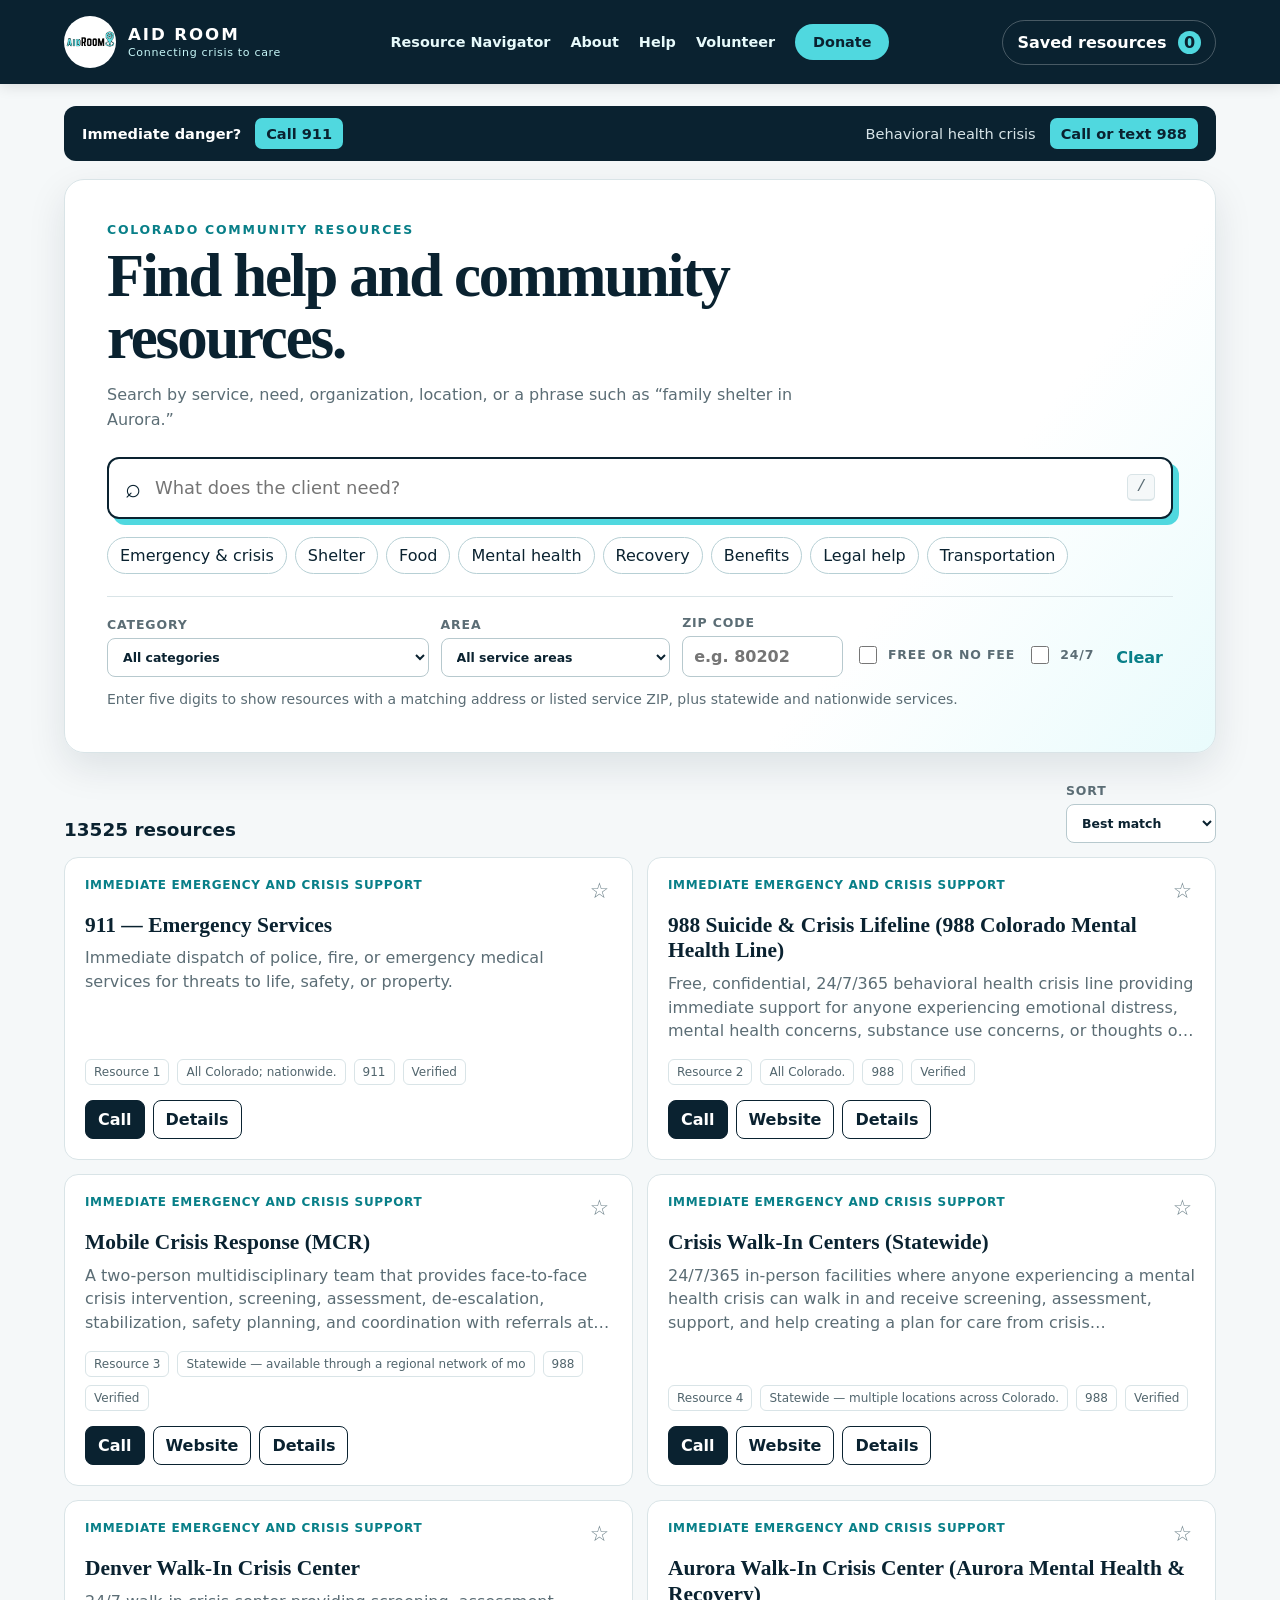
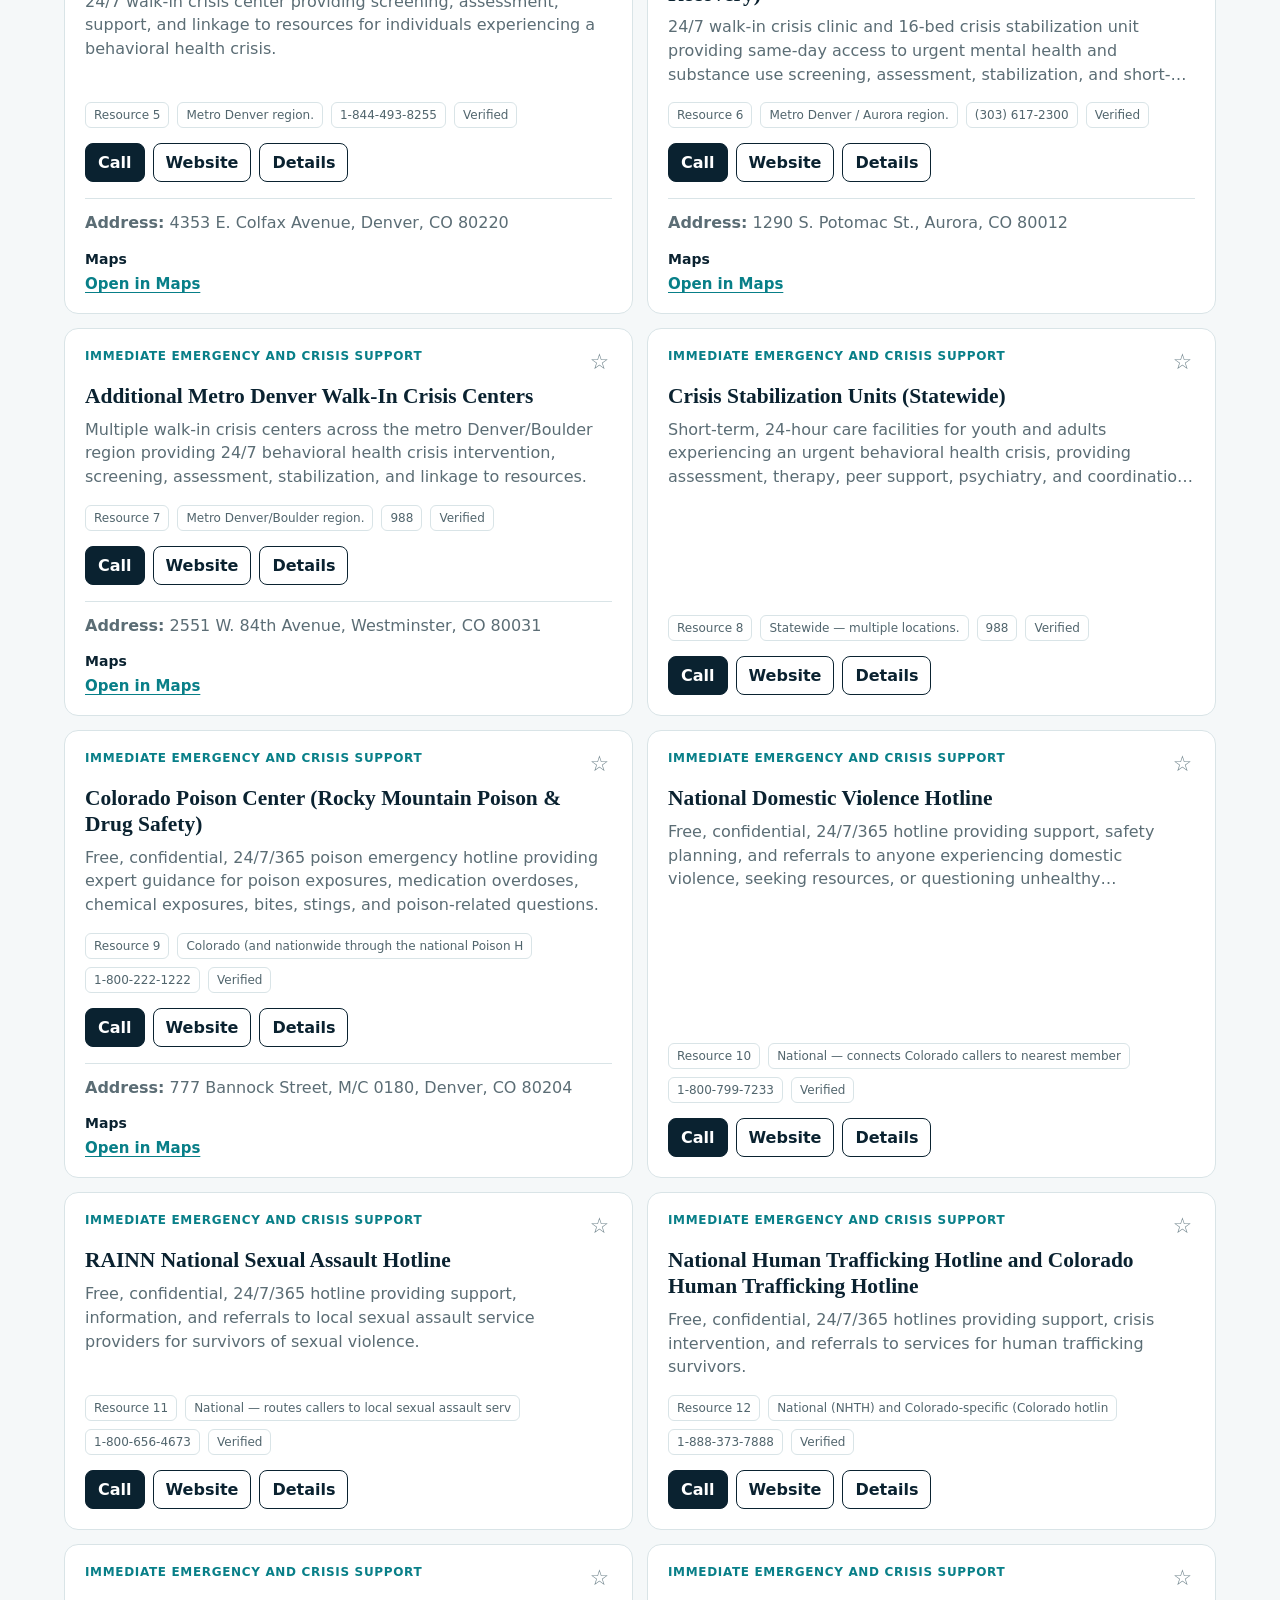
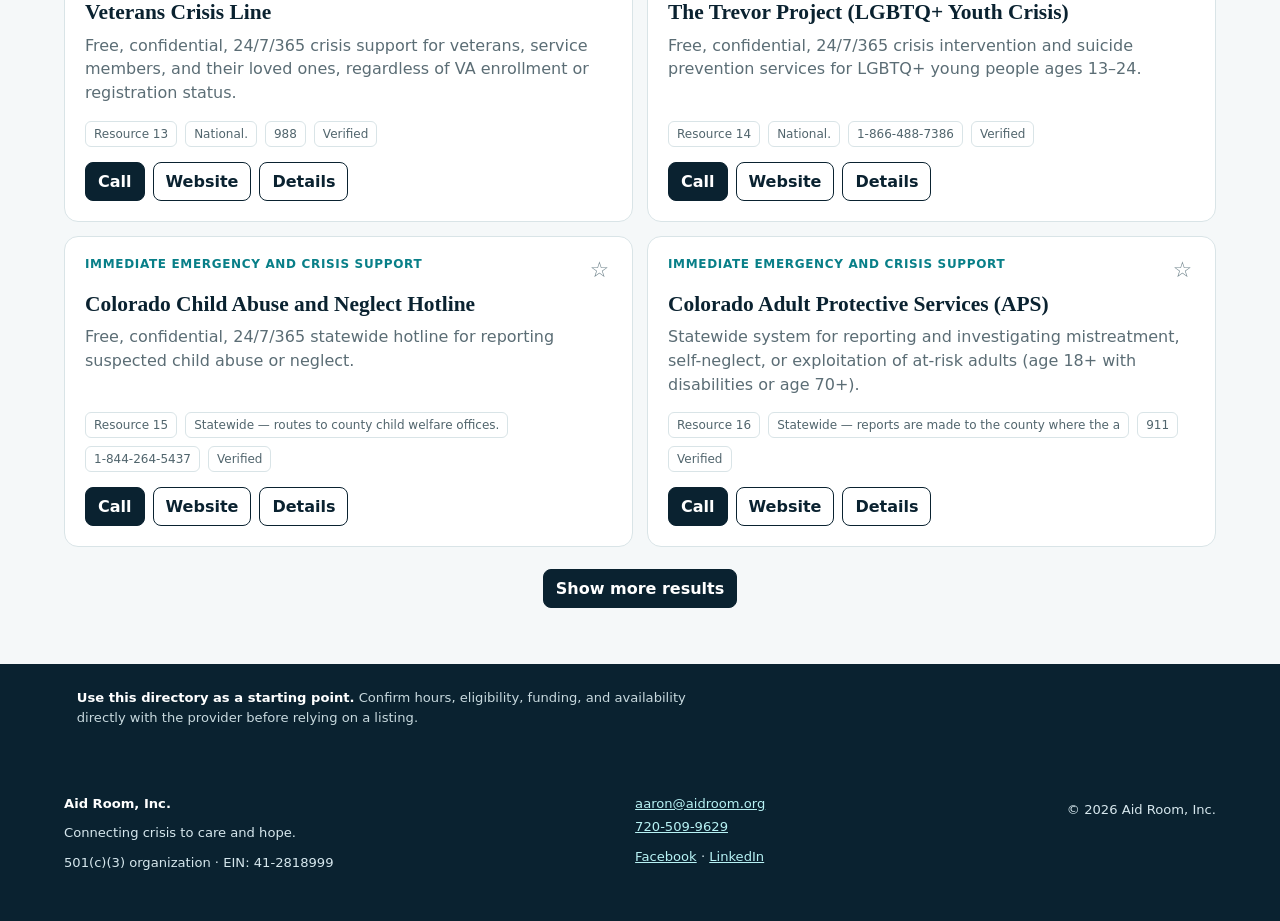
<file: index.html>
<!doctype html>
<html lang="en">
<head>
<!-- Google tag (gtag.js) -->
<script async src="https://www.googletagmanager.com/gtag/js?id=G-YGQHQCMR45"></script>
<script>
  window.dataLayer = window.dataLayer || [];
  function gtag(){dataLayer.push(arguments);}
  gtag('js', new Date());
  // Keep map locations and search parameters out of Analytics page URLs.
  var analyticsPage = window.location.origin + window.location.pathname;
  var analyticsReferrer = '';
  try { var ref = new URL(document.referrer); analyticsReferrer = ref.origin + ref.pathname; } catch (e) {}
  gtag('config', 'G-YGQHQCMR45', {
    page_location: analyticsPage,
    page_referrer: analyticsReferrer
  });
</script>

  <meta charset="utf-8">
  <meta name="viewport" content="width=device-width,initial-scale=1">
  <title>Aid Room Community Resource Directory</title>
  <meta name="description" content="Search Colorado and Denver metro community resources for housing, food, recovery, benefits, healthcare, and other needs.">
  
  <style id="directoryStyles">:root{--ink:#0a2230;--muted:#5b6d75;--aqua:#50d8df;--aqua-dark:#087f88;--pale:#e9fbfc;--line:#d9e4e7;--paper:#fff;--wash:#f5f8f9;--warn:#9b5a00;--warn-bg:#fff4dc;--shadow:0 14px 38px rgba(10,34,48,.10);font-family:Inter,ui-sans-serif,system-ui,-apple-system,BlinkMacSystemFont,"Segoe UI",sans-serif;color:var(--ink);background:var(--wash);font-size:16px}
*{box-sizing:border-box}body{margin:0;min-width:320px}button,input,select{font:inherit}button,a,select{touch-action:manipulation}.topbar{height:76px;padding:0 clamp(20px,5vw,72px);display:flex;align-items:center;justify-content:space-between;background:var(--ink);color:white;position:sticky;top:0;z-index:20;box-shadow:0 2px 14px rgba(0,0,0,.12)}.brand{display:flex;align-items:center;gap:12px;letter-spacing:.12em}.brand-mark{display:grid;place-items:center;width:38px;height:38px;border-radius:50% 50% 50% 8px;transform:rotate(-45deg);background:var(--aqua);color:var(--ink);font-size:23px;font-weight:900}.brand-mark::first-letter{transform:rotate(45deg)}.brand span:last-child{display:flex;flex-direction:column}.brand strong{font-size:1.04rem}.brand small{font-size:.69rem;letter-spacing:.06em;color:#c7f7f8;margin-top:2px}.shortlist-button{border:1px solid rgba(255,255,255,.25);background:transparent;color:white;padding:10px 14px;border-radius:999px;cursor:pointer;font-weight:700}.shortlist-button span{display:inline-grid;place-items:center;min-width:23px;height:23px;margin-left:6px;border-radius:50%;background:var(--aqua);color:var(--ink)}main{max-width:1240px;margin:auto;padding:22px clamp(16px,4vw,44px) 56px}.emergency{display:flex;align-items:center;gap:14px;padding:12px 18px;background:var(--ink);color:white;border-radius:12px;margin-bottom:18px;font-size:.91rem}.emergency a{color:var(--ink);background:var(--aqua);text-decoration:none;font-weight:800;padding:7px 11px;border-radius:7px}.emergency span{margin-left:auto;color:#d7e4e8}.search-panel{background:linear-gradient(130deg,var(--paper) 72%,var(--pale));border:1px solid var(--line);border-radius:20px;padding:clamp(22px,4vw,42px);box-shadow:var(--shadow)}.intro{max-width:760px}.eyebrow{margin:0 0 8px;text-transform:uppercase;letter-spacing:.14em;color:var(--aqua-dark);font-size:.78rem;font-weight:800}.intro h1{font-family:Georgia,"Times New Roman",serif;font-size:clamp(2rem,5vw,3.8rem);line-height:1.02;letter-spacing:-.035em;margin:0}.intro>p:last-child{color:var(--muted);max-width:690px;line-height:1.55;margin:14px 0 24px}.search-box{height:62px;border:2px solid var(--ink);border-radius:12px;background:white;display:flex;align-items:center;padding:0 16px;gap:12px;box-shadow:6px 6px 0 var(--aqua)}.search-box:focus-within{outline:4px solid rgba(80,216,223,.25)}.search-box>span{font-size:1.7rem}.search-box input{border:0;outline:0;width:100%;font-size:1.12rem;color:var(--ink)}kbd{border:1px solid var(--line);border-bottom-width:2px;background:var(--wash);padding:3px 8px;border-radius:5px;color:var(--muted)}.quick-chips{display:flex;gap:8px;flex-wrap:wrap;margin-top:18px}.chip{border:1px solid #b7d0d5;background:white;color:var(--ink);padding:8px 12px;border-radius:999px;cursor:pointer}.chip:hover,.chip[aria-pressed=true]{background:var(--ink);color:white;border-color:var(--ink)}.filters{display:grid;grid-template-columns:1.4fr 1fr auto auto auto;gap:12px;align-items:end;border-top:1px solid var(--line);margin-top:22px;padding-top:18px}.filters label,.results-heading label{font-size:.78rem;text-transform:uppercase;letter-spacing:.07em;font-weight:800;color:var(--muted)}select{display:block;width:100%;margin-top:6px;padding:10px 34px 10px 11px;border:1px solid #b7c9ce;border-radius:8px;background:white;color:var(--ink)}.check{display:flex;align-items:center;gap:8px;padding-bottom:10px;white-space:nowrap}.check input{width:18px;height:18px;accent-color:var(--aqua-dark)}.clear-button{border:0;background:transparent;color:var(--aqua-dark);font-weight:800;padding:10px;cursor:pointer}.results-section{padding-top:30px}.results-heading{display:flex;justify-content:space-between;align-items:end;margin-bottom:14px}.results-heading>div{display:flex;flex-direction:column;gap:3px}.results-heading span{font-size:1.15rem;font-weight:850}.results-heading small{color:var(--muted)}.results-heading select{min-width:150px}.results{display:grid;grid-template-columns:repeat(2,minmax(0,1fr));gap:14px}.card{background:var(--paper);border:1px solid var(--line);border-radius:14px;padding:20px;display:flex;flex-direction:column;min-height:250px;transition:.18s ease}.card:hover{border-color:#9acbd0;transform:translateY(-2px);box-shadow:0 10px 24px rgba(10,34,48,.08)}.card-top{display:flex;justify-content:space-between;gap:12px}.category-tag{display:inline-flex;max-width:80%;color:var(--aqua-dark);font-weight:800;font-size:.75rem;letter-spacing:.055em;text-transform:uppercase}.save-button{border:0;background:transparent;color:#71858d;font-size:1.35rem;cursor:pointer;padding:0 3px}.save-button[aria-pressed=true]{color:var(--aqua-dark)}.card h2{font-family:Georgia,"Times New Roman",serif;font-size:1.34rem;line-height:1.2;margin:10px 0 8px}.card p{color:var(--muted);line-height:1.48;margin:0 0 16px;display:-webkit-box;-webkit-line-clamp:3;-webkit-box-orient:vertical;overflow:hidden}.meta{display:flex;gap:8px;flex-wrap:wrap;margin-top:auto}.meta span{font-size:.75rem;border:1px solid var(--line);padding:5px 8px;border-radius:6px;color:#51656d}.verify{background:var(--warn-bg);color:var(--warn)!important;border-color:#f2d7a1!important}.card-actions{display:flex;gap:8px;margin-top:15px}.card-actions a,.card-actions button,.load-more,.empty button,.dialog-actions button{border:1px solid var(--ink);background:var(--ink);color:white;text-decoration:none;border-radius:8px;padding:9px 12px;font-weight:800;cursor:pointer}.card-actions .secondary{background:white;color:var(--ink)}.load-more{display:block;margin:22px auto 0}.empty{text-align:center;padding:72px 20px;background:white;border:1px dashed #a9c0c5;border-radius:14px}.empty>span{font-size:3rem;color:var(--aqua-dark)}.empty h2{font-family:Georgia,serif;font-size:1.8rem;margin:8px}.empty p{color:var(--muted);max-width:560px;margin:0 auto 20px}.detail-dialog,.shortlist-dialog{border:0;border-radius:18px;padding:0;width:min(760px,calc(100vw - 24px));max-height:88vh;box-shadow:0 28px 90px rgba(0,0,0,.3)}dialog::backdrop{background:rgba(10,34,48,.62);backdrop-filter:blur(3px)}.dialog-head{position:sticky;top:0;background:var(--ink);color:white;padding:22px 56px 22px 24px;z-index:2}.dialog-head .category-tag{color:var(--aqua)}.dialog-head h2{font-family:Georgia,serif;font-size:1.75rem;line-height:1.15;margin:8px 0}.dialog-head p{margin:0;color:#bdd0d6}.close-dialog{position:absolute;right:16px;top:16px;width:36px;height:36px;border:1px solid rgba(255,255,255,.3);background:transparent;color:white;border-radius:50%;font-size:1.2rem;cursor:pointer}.dialog-body{padding:24px}.dialog-summary{font-size:1.05rem;line-height:1.6}.field-grid{display:grid;grid-template-columns:170px 1fr;border-top:1px solid var(--line);margin-top:20px}.field-grid dt,.field-grid dd{margin:0;padding:12px 0;border-bottom:1px solid var(--line);line-height:1.48}.field-grid dt{font-weight:800;color:#445a63;padding-right:18px;text-transform:capitalize}.dialog-actions{display:flex;gap:8px;flex-wrap:wrap;margin-top:20px}.dialog-actions .secondary{background:white;color:var(--ink)}.shortlist-item{padding:14px 0;border-bottom:1px solid var(--line);display:flex;justify-content:space-between;gap:14px}.shortlist-item strong{display:block}.shortlist-item small{color:var(--muted)}.remove-item{border:0;background:transparent;color:#9a3943;cursor:pointer}.shortlist-empty{padding:40px 0;text-align:center;color:var(--muted)}.toast{position:fixed;left:50%;bottom:24px;transform:translate(-50%,20px);background:var(--ink);color:white;padding:11px 16px;border-radius:999px;opacity:0;pointer-events:none;transition:.2s;z-index:50}.toast.show{opacity:1;transform:translate(-50%,0)}footer{background:var(--ink);color:#c8d9de;padding:24px clamp(20px,6vw,80px);display:flex;justify-content:space-between;gap:28px;font-size:.82rem;line-height:1.5}footer p{margin:0;max-width:610px}footer strong{color:white}@media(max-width:850px){.filters{grid-template-columns:1fr 1fr}.check{padding:4px 0}.results{grid-template-columns:1fr}.emergency{flex-wrap:wrap}.emergency span{margin-left:0}.search-panel{padding:24px}.intro h1{font-size:2.45rem}footer{flex-direction:column}.field-grid{grid-template-columns:1fr}.field-grid dt{border-bottom:0;padding-bottom:2px}.field-grid dd{padding-top:0}}@media(max-width:540px){.topbar{height:66px;padding:0 14px}.brand small{display:none}.shortlist-button{padding:8px 10px;font-size:.82rem}main{padding:14px 12px 42px}.emergency{font-size:.82rem;gap:8px;padding:10px}.emergency strong{width:100%}.search-panel{border-radius:14px;padding:20px 16px}.intro h1{font-size:2.1rem}.search-box{height:56px;padding:0 12px}.search-box input{font-size:1rem}kbd{display:none}.filters{grid-template-columns:1fr}.results-heading{align-items:center}.results-heading label{width:126px}.card{padding:17px}.field-grid{display:block}.field-grid dt{padding-top:14px}.dialog-body{padding:18px}}
@media(prefers-reduced-motion:reduce){*{scroll-behavior:auto!important;transition:none!important}}

.filters{grid-template-columns:minmax(0,1.4fr) minmax(0,1fr) minmax(110px,.7fr) auto auto auto}.filters>label{min-width:0}.filters input[type=text]{display:block;width:100%;margin-top:6px;padding:10px 11px;border:1px solid #b7c9ce;border-radius:8px;background:white;color:var(--ink);font-size:1rem;letter-spacing:normal}.filters input[aria-invalid=true]{border-color:#a42b39}.zip-help{font-size:.875rem;color:var(--muted);line-height:1.5;margin:12px 0 0}@media(max-width:1050px){.filters{grid-template-columns:repeat(3,minmax(0,1fr))}}@media(max-width:850px){.filters{grid-template-columns:repeat(2,minmax(0,1fr))}}@media(max-width:540px){.filters{grid-template-columns:1fr}}

.maps-section{border-top:1px solid var(--line);margin-top:16px;padding-top:12px}.maps-section h3{font-size:.875rem;margin:0 0 7px;color:var(--ink)}.maps-section a{color:var(--aqua-dark);font-size:.9375rem;font-weight:700;text-underline-offset:3px}.maps-section a:focus-visible{outline:3px solid var(--aqua-dark);outline-offset:4px}
#mapsLocation{display:block;width:100%;margin-top:10px;padding:12px;border:1px solid #b7c9ce;border-radius:8px;font:inherit;line-height:1.5;color:var(--ink);background:var(--wash);resize:vertical}#mapsStatus{line-height:1.5;color:var(--aqua-dark);font-weight:600}.dialog-actions a[hidden]{display:none}

.brand{text-decoration:none;color:white}.topbar{height:auto;min-height:82px;gap:20px;flex-wrap:wrap;padding-top:16px;padding-bottom:16px}.site-nav{display:flex;gap:20px;flex-wrap:wrap;align-items:center}.site-nav a{color:#e7fafb;text-decoration:none;font-size:.9rem;font-weight:650}.site-nav a:hover{text-decoration:underline;text-underline-offset:5px}.site-nav a:last-child{background:var(--aqua);color:var(--ink);padding:10px 18px;border-radius:30px}.story-hero{padding:clamp(30px,6vw,72px) clamp(24px,5vw,60px);border-radius:24px;background:linear-gradient(135deg,#e9fbfc,#fff);border:1px solid var(--line);margin-bottom:30px}.story-hero h1{font:clamp(2.4rem,5vw,4.4rem)/1.07 Georgia,serif;letter-spacing:-.04em;max-width:920px;margin:12px 0 24px}.story-hero>p:last-child{font-size:1.2rem;line-height:1.7;max-width:740px;color:var(--muted)}.story-section{padding:24px 0;line-height:1.8}.story-section h2{font:2rem Georgia,serif;line-height:1.2}.story-section>p{max-width:850px}.story-grid{display:grid;grid-template-columns:repeat(3,1fr);gap:18px}.story-card{background:white;border:1px solid var(--line);border-radius:18px;padding:24px}.story-card h3{line-height:1.3;margin:0 0 12px}.story-card p{color:var(--muted);margin:0}.action{display:inline-block;background:var(--ink);color:white;border-radius:10px;padding:12px 22px;margin:8px 8px 8px 0;text-decoration:none;font-weight:700}.action:hover{background:var(--aqua-dark)}.site-footer{background:var(--ink);color:#d6e7ed;display:flex;justify-content:space-between;gap:30px;padding:40px clamp(20px,5vw,72px);line-height:1.8}.site-footer a{color:#b7f2f4}.site-footer p{margin:6px 0}.skip{position:fixed;top:-100px;left:12px;background:white;padding:12px;z-index:100}.skip:focus{top:12px}a:focus-visible{outline:3px solid #087f88;outline-offset:5px}@media(max-width:900px){.story-grid{grid-template-columns:repeat(2,1fr)}.topbar{position:relative}.site-nav{gap:14px}.site-footer{flex-wrap:wrap}}@media(max-width:560px){.story-grid{grid-template-columns:1fr}.site-nav{gap:12px}.site-nav a{font-size:.82rem}.story-hero{padding:28px 22px}.story-hero h1{font-size:2.5rem}.emergency{flex-wrap:wrap}.site-footer{flex-direction:column}}
.site-logo{width:52px;height:52px;object-fit:contain;border-radius:50%;background:white}.search-box{min-width:0}.search-box input{min-width:0}@media(max-width:560px){.site-nav{column-gap:14px;row-gap:12px}.site-logo{width:42px;height:42px}}@media(max-width:560px){.results-heading{gap:12px}.results-heading>div{min-width:0;overflow-wrap:anywhere}.results-heading label{flex:0 0 126px}.results-heading select{width:126px;min-width:0}}

/* Shared navigation keeps the same position on every page. */
.topbar{display:grid;grid-template-columns:minmax(220px,1fr) auto minmax(150px,1fr);width:100%;column-gap:24px}.topbar>.brand{grid-column:1;justify-self:start;white-space:nowrap}.topbar>.site-nav{grid-column:2;justify-self:center;flex-wrap:nowrap}.topbar>.shortlist-button{grid-column:3;justify-self:end}
@media(max-width:1150px){.topbar{grid-template-columns:1fr auto;row-gap:18px}.topbar>.brand{grid-column:1;grid-row:1}.topbar>.shortlist-button{grid-column:2;grid-row:1}.topbar>.site-nav{grid-column:1/-1;grid-row:2;justify-self:center;justify-content:center;flex-wrap:wrap}}
.intake-frame{display:block;width:100%;height:1600px;border:0;background:white;border-radius:18px}.intake-contact{margin:20px 0}.intake-loading{color:var(--muted)}

@media(max-width:560px){.intake-frame{height:1900px}}

</style>
  <style>.card-actions{flex-wrap:wrap}</style>
<link rel="icon" href="/favicon.ico" sizes="any"><link rel="icon" type="image/png" sizes="192x192" href="/favicon.png"><link rel="apple-touch-icon" sizes="180x180" href="/apple-touch-icon.png"><script src="activity.js?v=20261014-settledcounts" defer></script></head>
<body><a class="skip" href="#content">Skip to content</a>
  <header class="topbar">
    <a class="brand" href="index.html" aria-label="Aid Room home"><img class="site-logo" src="logo.png" alt="" width="52" height="52"><span><strong>AID ROOM</strong><small>Connecting crisis to care</small></span></a><nav class="site-nav" aria-label="Main navigation"><a href="index.html">Resource Navigator</a><a href="about.html">About</a><a href="help.html">Help</a><a href="volunteer.html">Volunteer</a><a href="donate.html">Donate</a></nav>
    <button class="shortlist-button" id="shortlistButton" type="button" aria-haspopup="dialog">
      Saved resources <span id="shortlistCount">0</span>
    </button>
  </header>

  <main id="content">
    <section class="emergency" aria-label="Emergency contacts">
      <strong>Immediate danger?</strong>
      <a href="tel:911">Call 911</a>
      <span>Behavioral health crisis</span>
      <a href="tel:988">Call or text 988</a>
    </section>

    <section class="search-panel" aria-labelledby="pageTitle">
      <div class="intro">
        <p class="eyebrow">Colorado community resources</p>
        <h1 id="pageTitle">Find help and community resources.</h1>
        <p>Search by service, need, organization, location, or a phrase such as “family shelter in Aurora.”</p>
      </div>
      <label class="search-box" for="searchInput">
        <span aria-hidden="true">⌕</span>
        <input id="searchInput" type="search" autocomplete="off" placeholder="What does the client need?">
        <kbd>/</kbd>
      </label>
      <div class="quick-chips" id="quickChips" aria-label="Common searches"><button class="chip" type="button" aria-pressed="false">Emergency &amp; crisis</button><button class="chip" type="button" aria-pressed="false">Shelter</button><button class="chip" type="button" aria-pressed="false">Food</button><button class="chip" type="button" aria-pressed="false">Mental health</button><button class="chip" type="button" aria-pressed="false">Recovery</button><button class="chip" type="button" aria-pressed="false">Benefits</button><button class="chip" type="button" aria-pressed="false">Legal help</button><button class="chip" type="button" aria-pressed="false">Transportation</button></div>
      <div class="filters">
        <label>Category<select id="categoryFilter"><option value="">All categories</option><option value="1">1. Immediate Emergency and Crisis Support</option><option value="2">2. Homelessness and Coordinated Entry</option><option value="3">3. Sober Living and Recovery Housing</option><option value="5">5. Medical, Dental, Vision, Hearing, and Pharmacy Services</option><option value="6">6. Public Benefits and Human Services</option><option value="7">7. Mental Health Services</option><option value="8">8. Medical, Dental, Vision, Hearing, and Pharmacy Services</option><option value="9">9. Employment, Workforce Development, and Income-Generation</option><option value="10">10. Identification and Document Recovery</option><option value="11">11. Telephone, Internet, and Digital Access</option><option value="12">12. Employment, Workforce Development, and Income-Generation</option><option value="13">13. Veterans Resources</option><option value="14">14. Older Adults and Aging</option><option value="15">15. Immigration, Asylum, and Legal Resources</option><option value="16">16. Domestic and Sexual Violence</option><option value="17">17. Criminal Justice, Reentry, and Probation</option><option value="18">18. Children, Youth, and Families</option><option value="19">19. LGBTQ+ Resources</option><option value="20">20. Children, Youth, and Families</option><option value="21">21. Educational and Vocational Programs</option><option value="22">22. Financial Empowerment and Banking</option><option value="23">23. Legal Aid and Civil Legal Services</option><option value="24">24. Transportation</option><option value="25">25. Utility and Energy Assistance</option><option value="26">26. Food and Nutrition Resources</option><option value="27">27. Clothing, Household Goods, and Furniture</option><option value="28">28. Faith-Based and Spiritual Support</option><option value="29">29. Community Action Agencies</option><option value="30">30. Volunteer and Mutual Aid Networks</option><option value="31">31. Financial Assistance</option><option value="32">32. Care and Support Services</option><option value="33">33. Hospitals and Emergency Rooms</option></select></label>
        <label>Area<select id="areaFilter"><option value="">All service areas</option><option>Denver</option><option>Aurora</option><option>Adams</option><option>Arapahoe</option><option>Boulder</option><option>Broomfield</option><option>Douglas</option><option>Jefferson</option><option>Statewide</option></select></label>
        <label for="zipFilter">ZIP code<input id="zipFilter" type="text" inputmode="numeric" autocomplete="postal-code" maxlength="5" pattern="[0-9]{5}" placeholder="e.g. 80202" aria-describedby="zipHelp"></label>
        <label class="check"><input id="freeFilter" type="checkbox"> Free or no fee</label>
        <label class="check"><input id="openFilter" type="checkbox"> 24/7</label>
        <button id="clearFilters" class="clear-button" type="button">Clear</button>
      </div>
      <p id="zipHelp" class="zip-help" role="status">Enter five digits to show resources with a matching address or listed service ZIP, plus statewide and nationwide services.</p>
    </section>

    <section class="results-section" aria-live="polite" aria-busy="false">
      <div class="results-heading">
        <div><span id="resultCount">13,525 resources</span><small id="activeSummary"></small></div>
        <label>Sort<select id="sortSelect"><option value="relevance">Best match</option><option value="title">Name A–Z</option><option value="category">Category</option></select></label>
      </div>
      <div id="results" class="results"><article class="card"><div class="card-top"><span class="category-tag">Immediate Emergency and Crisis Support</span><button class="save-button" type="button" data-save="resource-1-1" aria-label="Add to saved resources" aria-pressed="false">☆</button></div><h2>911 — Emergency Services</h2><p>Immediate dispatch of police, fire, or emergency medical services for threats to life, safety, or property.</p><div class="meta"><span>Resource 1</span><span>All Colorado; nationwide.</span><span>911</span><span>Verified</span></div><div class="card-actions"><a href="tel:911">Call</a><button class="secondary" type="button" data-open="resource-1-1">Details</button></div></article><article class="card"><div class="card-top"><span class="category-tag">Immediate Emergency and Crisis Support</span><button class="save-button" type="button" data-save="resource-2-2" aria-label="Add to saved resources" aria-pressed="false">☆</button></div><h2>988 Suicide &amp; Crisis Lifeline (988 Colorado Mental Health Line)</h2><p>Free, confidential, 24/7/365 behavioral health crisis line providing immediate support for anyone experiencing emotional distress, mental health concerns, substance use concerns, or thoughts of suicide.</p><div class="meta"><span>Resource 2</span><span>All Colorado.</span><span>988</span><span>Verified</span></div><div class="card-actions"><a href="tel:988">Call</a><a class="secondary" href="https://www.988colorado.com/en" target="_blank" rel="noopener">Website</a><button class="secondary" type="button" data-open="resource-2-2">Details</button></div></article><article class="card"><div class="card-top"><span class="category-tag">Immediate Emergency and Crisis Support</span><button class="save-button" type="button" data-save="resource-3-3" aria-label="Add to saved resources" aria-pressed="false">☆</button></div><h2>Mobile Crisis Response (MCR)</h2><p>A two-person multidisciplinary team that provides face-to-face crisis intervention, screening, assessment, de-escalation, stabilization, safety planning, and coordination with referrals at a person&#39;s community- based location.</p><div class="meta"><span>Resource 3</span><span>Statewide — available through a regional network of mo</span><span>988</span><span>Verified</span></div><div class="card-actions"><a href="tel:988">Call</a><a class="secondary" href="https://hcpf.colorado.gov/mobilecrisisresponse" target="_blank" rel="noopener">Website</a><button class="secondary" type="button" data-open="resource-3-3">Details</button></div></article><article class="card"><div class="card-top"><span class="category-tag">Immediate Emergency and Crisis Support</span><button class="save-button" type="button" data-save="resource-4-4" aria-label="Add to saved resources" aria-pressed="false">☆</button></div><h2>Crisis Walk-In Centers (Statewide)</h2><p>24/7/365 in-person facilities where anyone experiencing a mental health crisis can walk in and receive screening, assessment, support, and help creating a plan for care from crisis professionals.</p><div class="meta"><span>Resource 4</span><span>Statewide — multiple locations across Colorado.</span><span>988</span><span>Verified</span></div><div class="card-actions"><a href="tel:988">Call</a><a class="secondary" href="https://bha.colorado.gov/behavioral-health/crisis" target="_blank" rel="noopener">Website</a><button class="secondary" type="button" data-open="resource-4-4">Details</button></div></article><article class="card"><div class="card-top"><span class="category-tag">Immediate Emergency and Crisis Support</span><button class="save-button" type="button" data-save="resource-5-5" aria-label="Add to saved resources" aria-pressed="false">☆</button></div><h2>Denver Walk-In Crisis Center</h2><p>24/7 walk-in crisis center providing screening, assessment, support, and linkage to resources for individuals experiencing a behavioral health crisis.</p><div class="meta"><span>Resource 5</span><span>Metro Denver region.</span><span>1-844-493-8255</span><span>Verified</span></div><div class="card-actions"><a href="tel:18444938255">Call</a><a class="secondary" href="https://bha.colorado.gov/behavioral-health/crisis" target="_blank" rel="noopener">Website</a><button class="secondary" type="button" data-open="resource-5-5">Details</button></div><section class="maps-section" aria-label="Resource location"><p><strong>Address:</strong> 4353 E. Colfax Avenue, Denver, CO 80220</p><h3>Maps</h3><a href="maps.html?v=3#name=Denver+Walk-In+Crisis+Center&amp;address=4353+E.+Colfax+Avenue%2C+Denver%2C+CO+80220&amp;lat=39.7401933&amp;lon=-104.9360545" data-map-resource="resource-5-5">Open in Maps</a></section></article><article class="card"><div class="card-top"><span class="category-tag">Immediate Emergency and Crisis Support</span><button class="save-button" type="button" data-save="resource-6-6" aria-label="Add to saved resources" aria-pressed="false">☆</button></div><h2>Aurora Walk-In Crisis Center (Aurora Mental Health &amp; Recovery)</h2><p>24/7 walk-in crisis clinic and 16-bed crisis stabilization unit providing same-day access to urgent mental health and substance use screening, assessment, stabilization, and short-term bed-based services for adults.</p><div class="meta"><span>Resource 6</span><span>Metro Denver / Aurora region.</span><span>(303) 617-2300</span><span>Verified</span></div><div class="card-actions"><a href="tel:3036172300">Call</a><a class="secondary" href="https://www.auroramhr.org/get-help/crisis-services/" target="_blank" rel="noopener">Website</a><button class="secondary" type="button" data-open="resource-6-6">Details</button></div><section class="maps-section" aria-label="Resource location"><p><strong>Address:</strong> 1290 S. Potomac St., Aurora, CO 80012</p><h3>Maps</h3><a href="maps.html?v=3#name=Aurora+Walk-In+Crisis+Center+%28Aurora+Mental+Health+%26+Recovery%29&amp;address=1290+S.+Potomac+St.%2C+Aurora%2C+CO+80012&amp;lat=39.6931374&amp;lon=-104.8314469" data-map-resource="resource-6-6">Open in Maps</a></section></article><article class="card"><div class="card-top"><span class="category-tag">Immediate Emergency and Crisis Support</span><button class="save-button" type="button" data-save="resource-7-7" aria-label="Add to saved resources" aria-pressed="false">☆</button></div><h2>Additional Metro Denver Walk-In Crisis Centers</h2><p>Multiple walk-in crisis centers across the metro Denver/Boulder region providing 24/7 behavioral health crisis intervention, screening, assessment, stabilization, and linkage to resources.</p><div class="meta"><span>Resource 7</span><span>Metro Denver/Boulder region.</span><span>988</span><span>Verified</span></div><div class="card-actions"><a href="tel:988">Call</a><a class="secondary" href="https://bha.colorado.gov/behavioral-health/crisis" target="_blank" rel="noopener">Website</a><button class="secondary" type="button" data-open="resource-7-7">Details</button></div><section class="maps-section" aria-label="Resource location"><p><strong>Address:</strong> 2551 W. 84th Avenue, Westminster, CO 80031</p><h3>Maps</h3><a href="maps.html?v=3#name=Additional+Metro+Denver+Walk-In+Crisis+Centers&amp;address=2551+W.+84th+Avenue%2C+Westminster%2C+CO+80031&amp;lat=39.8491113&amp;lon=-105.0178468" data-map-resource="resource-7-7">Open in Maps</a></section></article><article class="card"><div class="card-top"><span class="category-tag">Immediate Emergency and Crisis Support</span><button class="save-button" type="button" data-save="resource-8-8" aria-label="Add to saved resources" aria-pressed="false">☆</button></div><h2>Crisis Stabilization Units (Statewide)</h2><p>Short-term, 24-hour care facilities for youth and adults experiencing an urgent behavioral health crisis, providing assessment, therapy, peer support, psychiatry, and coordination of ongoing treatment. CSUs are not hospitals.</p><div class="meta"><span>Resource 8</span><span>Statewide — multiple locations.</span><span>988</span><span>Verified</span></div><div class="card-actions"><a href="tel:988">Call</a><a class="secondary" href="https://bha.colorado.gov/behavioral-health/crisis" target="_blank" rel="noopener">Website</a><button class="secondary" type="button" data-open="resource-8-8">Details</button></div></article><article class="card"><div class="card-top"><span class="category-tag">Immediate Emergency and Crisis Support</span><button class="save-button" type="button" data-save="resource-9-9" aria-label="Add to saved resources" aria-pressed="false">☆</button></div><h2>Colorado Poison Center (Rocky Mountain Poison &amp; Drug Safety)</h2><p>Free, confidential, 24/7/365 poison emergency hotline providing expert guidance for poison exposures, medication overdoses, chemical exposures, bites, stings, and poison-related questions.</p><div class="meta"><span>Resource 9</span><span>Colorado (and nationwide through the national Poison H</span><span>1-800-222-1222</span><span>Verified</span></div><div class="card-actions"><a href="tel:18002221222">Call</a><a class="secondary" href="https://www.copoisoncenter.org/" target="_blank" rel="noopener">Website</a><button class="secondary" type="button" data-open="resource-9-9">Details</button></div><section class="maps-section" aria-label="Resource location"><p><strong>Address:</strong> 777 Bannock Street, M/C 0180, Denver, CO 80204</p><h3>Maps</h3><a href="maps.html?v=3#name=Colorado+Poison+Center+%28Rocky+Mountain+Poison+%26+Drug+Safety%29&amp;address=777+Bannock+Street%2C+M%2FC+0180%2C+Denver%2C+CO+80204&amp;lat=39.7281217&amp;lon=-104.9902907" data-map-resource="resource-9-9">Open in Maps</a></section></article><article class="card"><div class="card-top"><span class="category-tag">Immediate Emergency and Crisis Support</span><button class="save-button" type="button" data-save="resource-10-10" aria-label="Add to saved resources" aria-pressed="false">☆</button></div><h2>National Domestic Violence Hotline</h2><p>Free, confidential, 24/7/365 hotline providing support, safety planning, and referrals to anyone experiencing domestic violence, seeking resources, or questioning unhealthy relationship dynamics.</p><div class="meta"><span>Resource 10</span><span>National — connects Colorado callers to nearest member</span><span>1-800-799-7233</span><span>Verified</span></div><div class="card-actions"><a href="tel:18007997233">Call</a><a class="secondary" href="https://www.thehotline.org/" target="_blank" rel="noopener">Website</a><button class="secondary" type="button" data-open="resource-10-10">Details</button></div></article><article class="card"><div class="card-top"><span class="category-tag">Immediate Emergency and Crisis Support</span><button class="save-button" type="button" data-save="resource-11-11" aria-label="Add to saved resources" aria-pressed="false">☆</button></div><h2>RAINN National Sexual Assault Hotline</h2><p>Free, confidential, 24/7/365 hotline providing support, information, and referrals to local sexual assault service providers for survivors of sexual violence.</p><div class="meta"><span>Resource 11</span><span>National — routes callers to local sexual assault serv</span><span>1-800-656-4673</span><span>Verified</span></div><div class="card-actions"><a href="tel:18006564673">Call</a><a class="secondary" href="https://rainn.org/" target="_blank" rel="noopener">Website</a><button class="secondary" type="button" data-open="resource-11-11">Details</button></div></article><article class="card"><div class="card-top"><span class="category-tag">Immediate Emergency and Crisis Support</span><button class="save-button" type="button" data-save="resource-12-12" aria-label="Add to saved resources" aria-pressed="false">☆</button></div><h2>National Human Trafficking Hotline and Colorado Human Trafficking Hotline</h2><p>Free, confidential, 24/7/365 hotlines providing support, crisis intervention, and referrals to services for human trafficking survivors.</p><div class="meta"><span>Resource 12</span><span>National (NHTH) and Colorado-specific (Colorado hotlin</span><span>1-888-373-7888</span><span>Verified</span></div><div class="card-actions"><a href="tel:18883737888">Call</a><a class="secondary" href="https://humantraffickinghotline.org/en/contact" target="_blank" rel="noopener">Website</a><button class="secondary" type="button" data-open="resource-12-12">Details</button></div></article><article class="card"><div class="card-top"><span class="category-tag">Immediate Emergency and Crisis Support</span><button class="save-button" type="button" data-save="resource-13-13" aria-label="Add to saved resources" aria-pressed="false">☆</button></div><h2>Veterans Crisis Line</h2><p>Free, confidential, 24/7/365 crisis support for veterans, service members, and their loved ones, regardless of VA enrollment or registration status.</p><div class="meta"><span>Resource 13</span><span>National.</span><span>988</span><span>Verified</span></div><div class="card-actions"><a href="tel:988">Call</a><a class="secondary" href="https://www.veteranscrisisline.net/" target="_blank" rel="noopener">Website</a><button class="secondary" type="button" data-open="resource-13-13">Details</button></div></article><article class="card"><div class="card-top"><span class="category-tag">Immediate Emergency and Crisis Support</span><button class="save-button" type="button" data-save="resource-14-14" aria-label="Add to saved resources" aria-pressed="false">☆</button></div><h2>The Trevor Project (LGBTQ+ Youth Crisis)</h2><p>Free, confidential, 24/7/365 crisis intervention and suicide prevention services for LGBTQ+ young people ages 13–24.</p><div class="meta"><span>Resource 14</span><span>National.</span><span>1-866-488-7386</span><span>Verified</span></div><div class="card-actions"><a href="tel:18664887386">Call</a><a class="secondary" href="https://www.thetrevorproject.org/" target="_blank" rel="noopener">Website</a><button class="secondary" type="button" data-open="resource-14-14">Details</button></div></article><article class="card"><div class="card-top"><span class="category-tag">Immediate Emergency and Crisis Support</span><button class="save-button" type="button" data-save="resource-15-15" aria-label="Add to saved resources" aria-pressed="false">☆</button></div><h2>Colorado Child Abuse and Neglect Hotline</h2><p>Free, confidential, 24/7/365 statewide hotline for reporting suspected child abuse or neglect.</p><div class="meta"><span>Resource 15</span><span>Statewide — routes to county child welfare offices.</span><span>1-844-264-5437</span><span>Verified</span></div><div class="card-actions"><a href="tel:18442645437">Call</a><a class="secondary" href="https://co4kids.org/" target="_blank" rel="noopener">Website</a><button class="secondary" type="button" data-open="resource-15-15">Details</button></div></article><article class="card"><div class="card-top"><span class="category-tag">Immediate Emergency and Crisis Support</span><button class="save-button" type="button" data-save="resource-16-16" aria-label="Add to saved resources" aria-pressed="false">☆</button></div><h2>Colorado Adult Protective Services (APS)</h2><p>Statewide system for reporting and investigating mistreatment, self-neglect, or exploitation of at-risk adults (age 18+ with disabilities or age 70+).</p><div class="meta"><span>Resource 16</span><span>Statewide — reports are made to the county where the a</span><span>911</span><span>Verified</span></div><div class="card-actions"><a href="tel:911">Call</a><a class="secondary" href="https://cdhs.colorado.gov/aps" target="_blank" rel="noopener">Website</a><button class="secondary" type="button" data-open="resource-16-16">Details</button></div></article></div>
      <button id="loadMore" class="load-more" type="button" hidden>Show more results</button>
      <div id="emptyState" class="empty" hidden>
        <span aria-hidden="true">⌕</span><h2>No exact matches</h2>
        <p>Try fewer words, remove a filter, or search a broader need such as “housing,” “food,” or “benefits.”</p>
        <button type="button" id="emptyClear">Clear search and filters</button>
      </div>
    </section>
  </main>

  <footer>
    <p><strong>Use this directory as a starting point.</strong> Confirm hours, eligibility, funding, and availability directly with the provider before relying on a listing.</p>
  </footer><footer class="site-footer"><div><strong>Aid Room, Inc.</strong><p>Connecting crisis to care and hope.</p><p>501(c)(3) organization · EIN: 41-2818999</p></div><div><a href="mailto:aaron@aidroom.org">aaron@aidroom.org</a><br><a href="tel:7205099629">720-509-9629</a><p><a href="https://www.facebook.com/aidroom" target="_blank" rel="noopener">Facebook</a> · <a href="https://www.linkedin.com/company/aid-room" target="_blank" rel="noopener">LinkedIn</a></p></div><div><p>© 2026 Aid Room, Inc.</p></div></footer>

  <dialog id="detailDialog" class="detail-dialog"><div id="detailContent"></div></dialog>
  <dialog id="shortlistDialog" class="shortlist-dialog"><div id="shortlistContent"></div></dialog>
  <div id="toast" class="toast" role="status" aria-live="polite"></div>
<script type="application/json" id="directoryBootstrap" data-total="13525">[{"id":"resource-1-1","number":1,"title":"911 — Emergency Services","category":"Immediate Emergency and Crisis Support","categoryNumber":1,"summary":"Immediate dispatch of police, fire, or emergency medical services for threats to life, safety, or property.","phones":["911"],"emails":[],"urls":[],"fields":{"physical address":"N/A — dispatched to caller location.","geographic service area":"All Colorado; nationwide."},"_file":"resources.json","_mapAddress":"","_pin":null},{"id":"resource-2-2","number":2,"title":"988 Suicide & Crisis Lifeline (988 Colorado Mental Health Line)","category":"Immediate Emergency and Crisis Support","categoryNumber":1,"summary":"Free, confidential, 24/7/365 behavioral health crisis line providing immediate support for anyone experiencing emotional distress, mental health concerns, substance use concerns, or thoughts of suicide.","phones":["988"],"emails":[],"urls":["https://www.988colorado.com/en"],"fields":{"physical address":"N/A — telephone, text, and online service. Walk-in center locations available statewide.","geographic service area":"All Colorado."},"_file":"resources.json","_mapAddress":"","_pin":null},{"id":"resource-3-3","number":3,"title":"Mobile Crisis Response (MCR)","category":"Immediate Emergency and Crisis Support","categoryNumber":1,"summary":"A two-person multidisciplinary team that provides face-to-face crisis intervention, screening, assessment, de-escalation, stabilization, safety planning, and coordination with referrals at a person's community- based location.","phones":["988"],"emails":[],"urls":["https://hcpf.colorado.gov/mobilecrisisresponse"],"fields":{"physical address":"N/A — team responds to the individual's location in the community.","geographic service area":"Statewide — available through a regional network of mobile crisis providers."},"_file":"resources.json","_mapAddress":"","_pin":null},{"id":"resource-4-4","number":4,"title":"Crisis Walk-In Centers (Statewide)","category":"Immediate Emergency and Crisis Support","categoryNumber":1,"summary":"24/7/365 in-person facilities where anyone experiencing a mental health crisis can walk in and receive screening, assessment, support, and help creating a plan for care from crisis professionals.","phones":["988"],"emails":[],"urls":["https://bha.colorado.gov/behavioral-health/crisis"],"fields":{"physical address":"See specific locations below (Resources 5–7 for metro Denver area). For a full directory, visit the OwnPath Care Directory at ownpath.co.","geographic service area":"Statewide — multiple locations across Colorado."},"_file":"resources.json","_mapAddress":"","_pin":null},{"id":"resource-5-5","number":5,"title":"Denver Walk-In Crisis Center","category":"Immediate Emergency and Crisis Support","categoryNumber":1,"summary":"24/7 walk-in crisis center providing screening, assessment, support, and linkage to resources for individuals experiencing a behavioral health crisis.","phones":["1-844-493-8255"],"emails":[],"urls":["https://bha.colorado.gov/behavioral-health/crisis"],"fields":{"physical address":"4353 E. Colfax Avenue, Denver, CO 80220","geographic service area":"Metro Denver region."},"_file":"resources.json","_mapAddress":"4353 E. Colfax Avenue, Denver, CO 80220","_pin":{"lat":39.7401933,"lon":-104.9360545}},{"id":"resource-6-6","number":6,"title":"Aurora Walk-In Crisis Center (Aurora Mental Health & Recovery)","category":"Immediate Emergency and Crisis Support","categoryNumber":1,"summary":"24/7 walk-in crisis clinic and 16-bed crisis stabilization unit providing same-day access to urgent mental health and substance use screening, assessment, stabilization, and short-term bed-based services for adults.","phones":["(303) 617-2300"],"emails":[],"urls":["https://www.auroramhr.org/get-help/crisis-services/"],"fields":{"physical address":"1290 S. Potomac St., Aurora, CO 80012 (Potomac Pavilion, North Entrance)","geographic service area":"Metro Denver / Aurora region."},"_file":"resources.json","_mapAddress":"1290 S. Potomac St., Aurora, CO 80012","_pin":{"lat":39.6931374,"lon":-104.8314469}},{"id":"resource-7-7","number":7,"title":"Additional Metro Denver Walk-In Crisis Centers","category":"Immediate Emergency and Crisis Support","categoryNumber":1,"summary":"Multiple walk-in crisis centers across the metro Denver/Boulder region providing 24/7 behavioral health crisis intervention, screening, assessment, stabilization, and linkage to resources.","phones":["988"],"emails":[],"urls":["https://bha.colorado.gov/behavioral-health/crisis"],"fields":{"physical address":"","geographic service area":"Metro Denver/Boulder region."},"_file":"resources.json","_mapAddress":"2551 W. 84th Avenue, Westminster, CO 80031","_pin":{"lat":39.8491113,"lon":-105.0178468}},{"id":"resource-8-8","number":8,"title":"Crisis Stabilization Units (Statewide)","category":"Immediate Emergency and Crisis Support","categoryNumber":1,"summary":"Short-term, 24-hour care facilities for youth and adults experiencing an urgent behavioral health crisis, providing assessment, therapy, peer support, psychiatry, and coordination of ongoing treatment. CSUs are not hospitals.","phones":["988"],"emails":[],"urls":["https://bha.colorado.gov/behavioral-health/crisis"],"fields":{"physical address":"See OwnPath Care Directory at ownpath.co for locations near the client.","geographic service area":"Statewide — multiple locations."},"_file":"resources.json","_mapAddress":"","_pin":null},{"id":"resource-9-9","number":9,"title":"Colorado Poison Center (Rocky Mountain Poison & Drug Safety)","category":"Immediate Emergency and Crisis Support","categoryNumber":1,"summary":"Free, confidential, 24/7/365 poison emergency hotline providing expert guidance for poison exposures, medication overdoses, chemical exposures, bites, stings, and poison-related questions.","phones":["1-800-222-1222"],"emails":[],"urls":["https://www.copoisoncenter.org/"],"fields":{"physical address":"777 Bannock Street, M/C 0180, Denver, CO 80204 (administrative; do not send clients here — call the hotline).","geographic service area":"Colorado (and nationwide through the national Poison Help line)."},"_file":"resources.json","_mapAddress":"777 Bannock Street, M/C 0180, Denver, CO 80204","_pin":{"lat":39.7281217,"lon":-104.9902907}},{"id":"resource-10-10","number":10,"title":"National Domestic Violence Hotline","category":"Immediate Emergency and Crisis Support","categoryNumber":1,"summary":"Free, confidential, 24/7/365 hotline providing support, safety planning, and referrals to anyone experiencing domestic violence, seeking resources, or questioning unhealthy relationship dynamics.","phones":["1-800-799-7233"],"emails":[],"urls":["https://www.thehotline.org/"],"fields":{"physical address":"N/A — confidential telephone, text, and online service.","geographic service area":"National — connects Colorado callers to nearest member shelter, including Violence Free Colorado affiliates."},"_file":"resources.json","_mapAddress":"","_pin":null},{"id":"resource-11-11","number":11,"title":"RAINN National Sexual Assault Hotline","category":"Immediate Emergency and Crisis Support","categoryNumber":1,"summary":"Free, confidential, 24/7/365 hotline providing support, information, and referrals to local sexual assault service providers for survivors of sexual violence.","phones":["1-800-656-4673"],"emails":[],"urls":["https://rainn.org/"],"fields":{"physical address":"N/A — telephone, text, and online service.","geographic service area":"National — routes callers to local sexual assault service providers."},"_file":"resources.json","_mapAddress":"","_pin":null},{"id":"resource-12-12","number":12,"title":"National Human Trafficking Hotline and Colorado Human Trafficking Hotline","category":"Immediate Emergency and Crisis Support","categoryNumber":1,"summary":"Free, confidential, 24/7/365 hotlines providing support, crisis intervention, and referrals to services for human trafficking survivors.","phones":["1-888-373-7888"],"emails":[],"urls":["https://humantraffickinghotline.org/en/contact"],"fields":{"physical address":"N/A — telephone, text, and online service.","geographic service area":"National (NHTH) and Colorado-specific (Colorado hotline)."},"_file":"resources.json","_mapAddress":"","_pin":null},{"id":"resource-13-13","number":13,"title":"Veterans Crisis Line","category":"Immediate Emergency and Crisis Support","categoryNumber":1,"summary":"Free, confidential, 24/7/365 crisis support for veterans, service members, and their loved ones, regardless of VA enrollment or registration status.","phones":["988"],"emails":[],"urls":["https://www.veteranscrisisline.net/"],"fields":{"physical address":"N/A — telephone, text, and online service.","geographic service area":"National."},"_file":"resources.json","_mapAddress":"","_pin":null},{"id":"resource-14-14","number":14,"title":"The Trevor Project (LGBTQ+ Youth Crisis)","category":"Immediate Emergency and Crisis Support","categoryNumber":1,"summary":"Free, confidential, 24/7/365 crisis intervention and suicide prevention services for LGBTQ+ young people ages 13–24.","phones":["1-866-488-7386"],"emails":[],"urls":["https://www.thetrevorproject.org/"],"fields":{"physical address":"N/A — telephone, text, and online service.","geographic service area":"National."},"_file":"resources.json","_mapAddress":"","_pin":null},{"id":"resource-15-15","number":15,"title":"Colorado Child Abuse and Neglect Hotline","category":"Immediate Emergency and Crisis Support","categoryNumber":1,"summary":"Free, confidential, 24/7/365 statewide hotline for reporting suspected child abuse or neglect.","phones":["1-844-264-5437"],"emails":[],"urls":["https://co4kids.org/"],"fields":{"physical address":"N/A — telephone service.","geographic service area":"Statewide — routes to county child welfare offices."},"_file":"resources.json","_mapAddress":"","_pin":null},{"id":"resource-16-16","number":16,"title":"Colorado Adult Protective Services (APS)","category":"Immediate Emergency and Crisis Support","categoryNumber":1,"summary":"Statewide system for reporting and investigating mistreatment, self-neglect, or exploitation of at-risk adults (age 18+ with disabilities or age 70+).","phones":["911"],"emails":[],"urls":["https://cdhs.colorado.gov/aps"],"fields":{"physical address":"N/A — contact county department.","geographic service area":"Statewide — reports are made to the county where the at-risk adult resides."},"_file":"resources.json","_mapAddress":"","_pin":null}]</script>
  <script src="app.js?v=20261110-hospitals" defer></script>
</body>
</html>
</file>
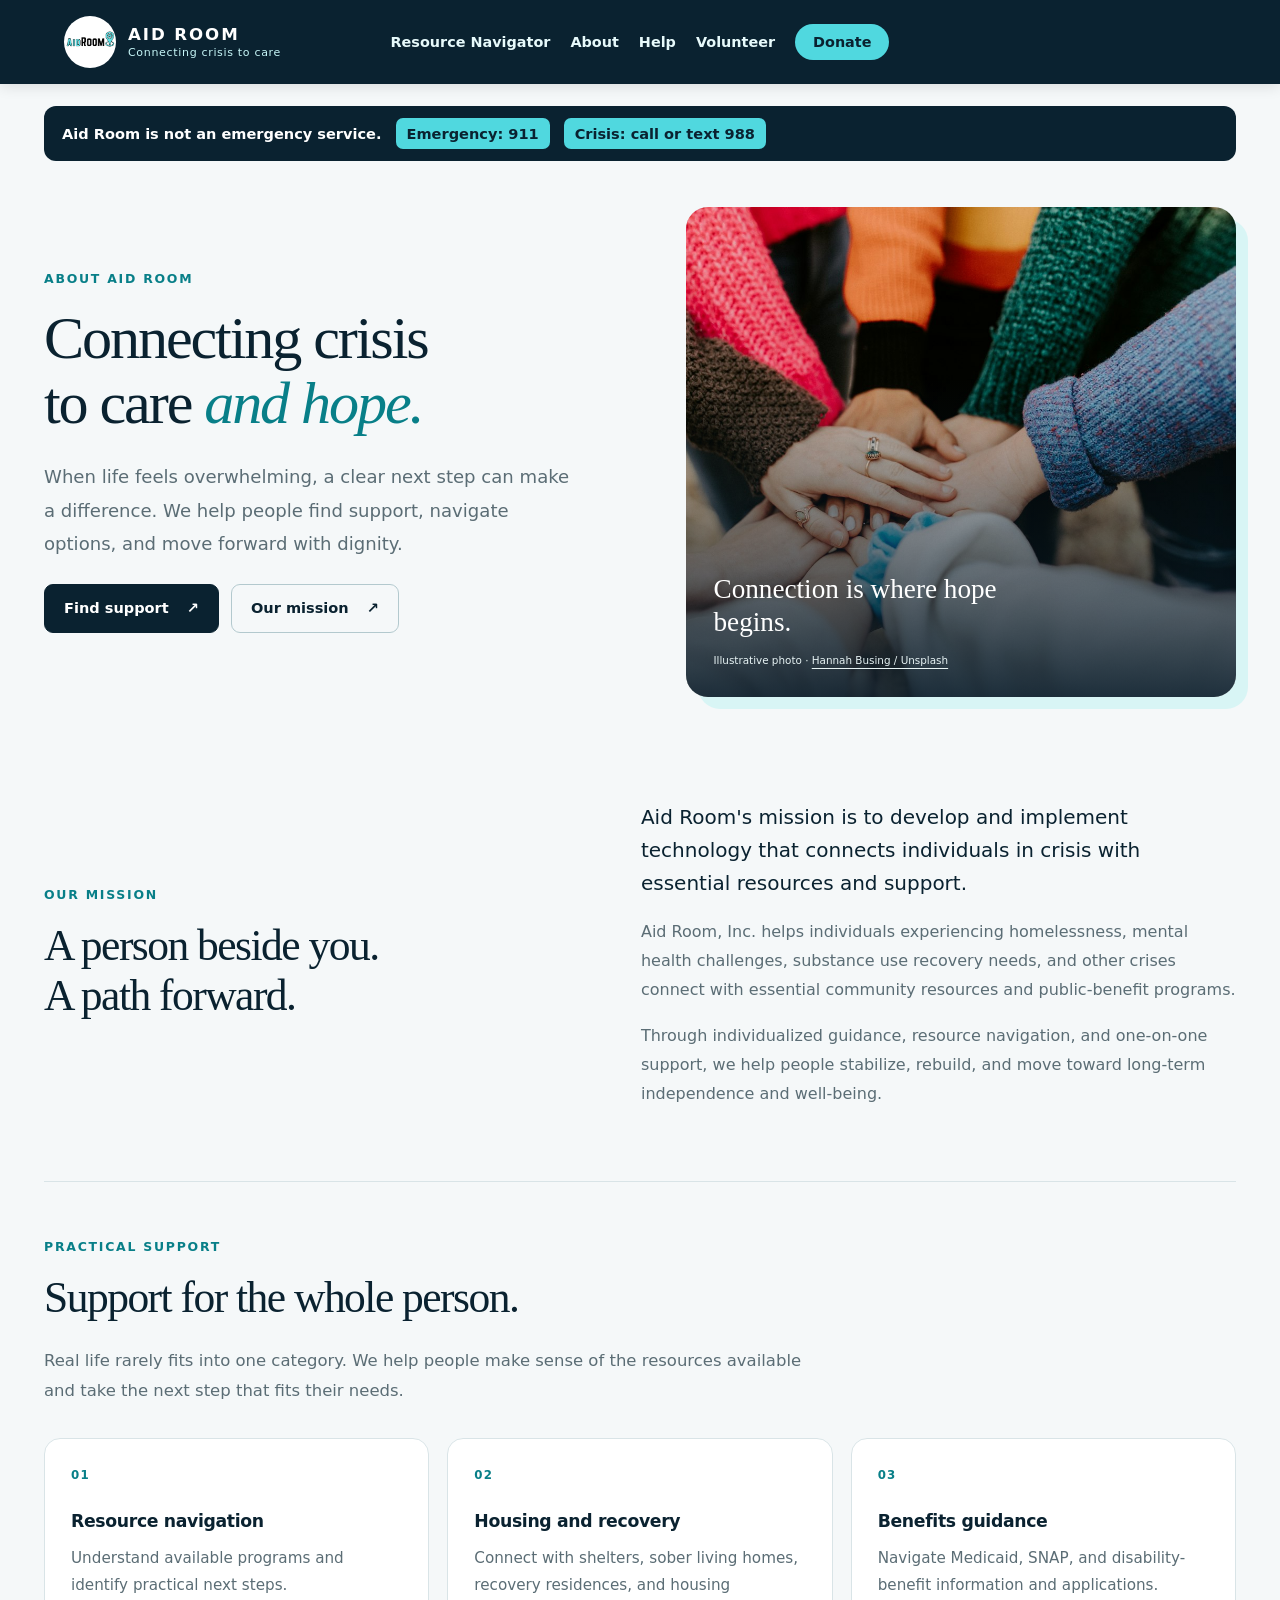
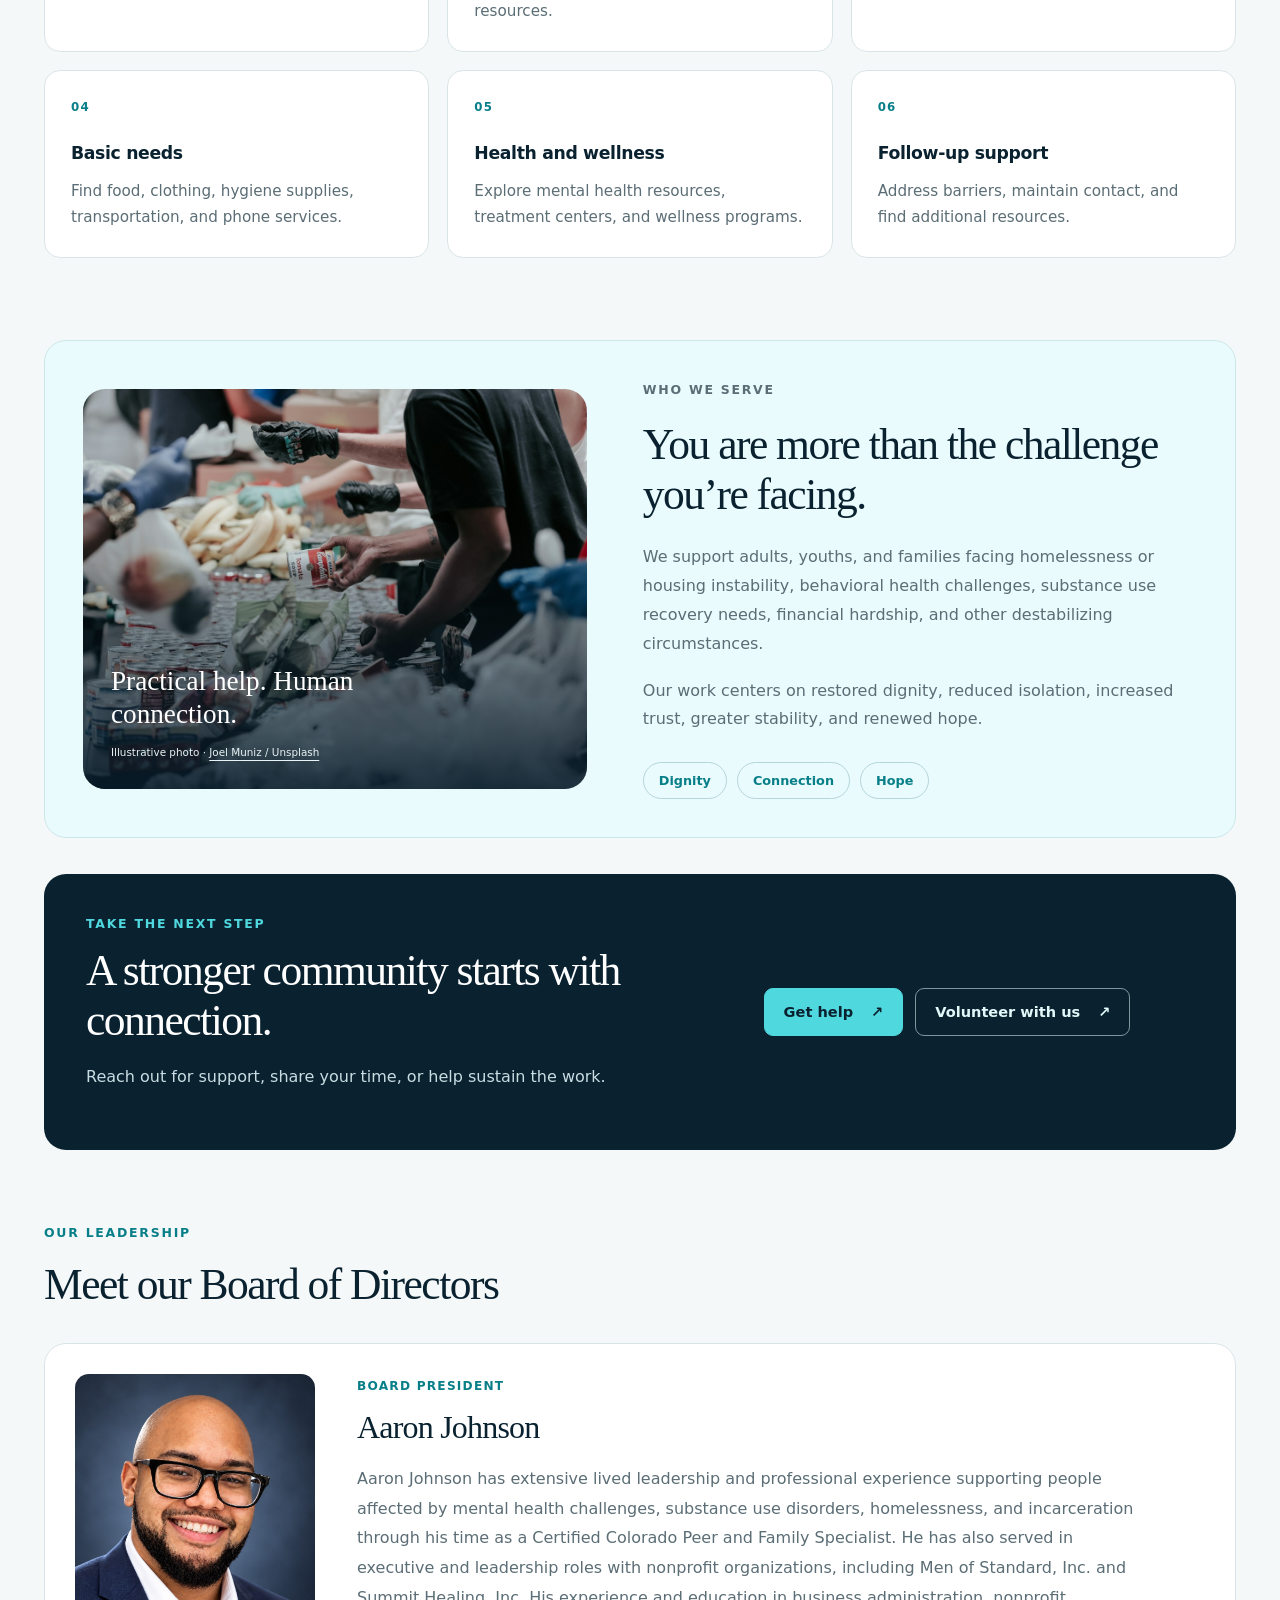
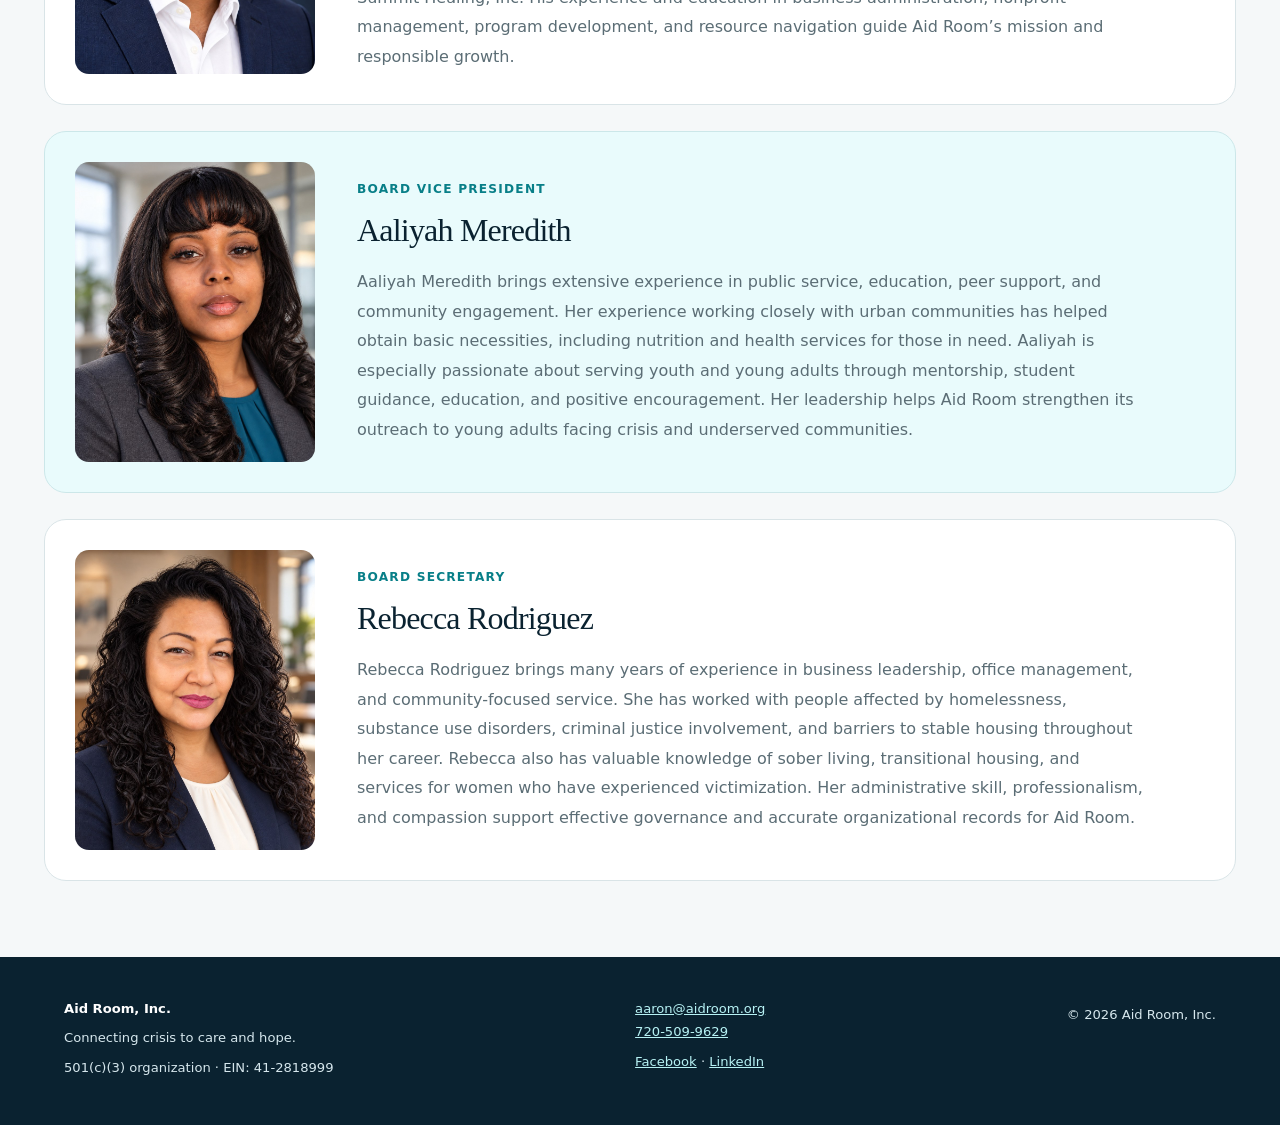
<file: about.html>
<!doctype html>
<html lang="en"><head>
<!-- Google tag (gtag.js) -->
<script async src="https://www.googletagmanager.com/gtag/js?id=G-YGQHQCMR45"></script>
<script>
  window.dataLayer = window.dataLayer || [];
  function gtag(){dataLayer.push(arguments);}
  gtag('js', new Date());
  // Keep map locations and search parameters out of Analytics page URLs.
  var analyticsPage = window.location.origin + window.location.pathname;
  var analyticsReferrer = '';
  try { var ref = new URL(document.referrer); analyticsReferrer = ref.origin + ref.pathname; } catch (e) {}
  gtag('config', 'G-YGQHQCMR45', {
    page_location: analyticsPage,
    page_referrer: analyticsReferrer
  });
</script>
<meta charset="utf-8"><meta name="viewport" content="width=device-width,initial-scale=1">
<title>About Aid Room | Community Support & Resource Navigation</title><meta name="description" content="Learn how Aid Room connects people facing homelessness, recovery needs, and financial hardship with community resources, benefits guidance, and practical support."><link rel="canonical" href="https://aidroom.org/about.html">
<meta property="og:type" content="website"><meta property="og:site_name" content="Aid Room"><meta property="og:title" content="About Aid Room | Community Support &amp; Resource Navigation"><meta property="og:description" content="Learn how Aid Room connects people facing homelessness, recovery needs, and financial hardship with community resources, benefits guidance, and practical support."><meta property="og:url" content="https://aidroom.org/about.html"><meta property="og:image" content="https://aidroom.org/community-hands.jpg"><meta property="og:image:alt" content="Hands coming together in a gesture of community support"><meta name="twitter:card" content="summary_large_image">
<link rel="stylesheet" href="styles.css"><link rel="stylesheet" href="site.css?v=20261010-help1"><link rel="stylesheet" href="mission.css?v=20261010-design1">
<link rel="stylesheet" href="board.css?v=20261010-board1"><script type="application/ld+json">{"@context":"https://schema.org","@graph":[{"@type":"NGO","@id":"https://aidroom.org/#organization","name":"Aid Room, Inc.","url":"https://aidroom.org/","logo":"https://aidroom.org/logo.png","description":"Connecting crisis to care and hope through community resource navigation and individualized support.","email":"aidroominc@gmail.com","telephone":"+1-720-509-9629","taxID":"41-2818999","sameAs":["https://www.facebook.com/aidroom","https://www.linkedin.com/company/aid-room"]},{"@type":"AboutPage","@id":"https://aidroom.org/about.html#webpage","url":"https://aidroom.org/about.html","name":"About Aid Room | Community Support & Resource Navigation","description":"Learn how Aid Room connects people facing homelessness, recovery needs, and financial hardship with community resources, benefits guidance, and practical support.","inLanguage":"en-US","isPartOf":{"@id":"https://aidroom.org/#website"},"about":{"@id":"https://aidroom.org/#organization"}},{"@type":"WebSite","@id":"https://aidroom.org/#website","url":"https://aidroom.org/","name":"Aid Room","publisher":{"@id":"https://aidroom.org/#organization"}}]}</script><script src="mission.js?v=20261010-design1" defer></script><link rel="icon" href="/favicon.ico" sizes="any"><link rel="icon" type="image/png" sizes="192x192" href="/favicon.png"><link rel="apple-touch-icon" sizes="180x180" href="/apple-touch-icon.png"></head>
<body class="mission-page"><a class="skip" href="#content">Skip to content</a><header class="topbar"><a class="brand" href="index.html" aria-label="Aid Room home"><img class="site-logo" src="logo.png" alt="" width="52" height="52"><span><strong>AID ROOM</strong><small>Connecting crisis to care</small></span></a><nav class="site-nav" aria-label="Main navigation"><a href="index.html">Resource Navigator</a><a href="about.html">About</a><a href="help.html">Help</a><a href="volunteer.html">Volunteer</a><a href="donate.html">Donate</a></nav></header><main id="content"><aside class="emergency"><strong>Aid Room is not an emergency service.</strong><a href="tel:911">Emergency: 911</a><a href="tel:988">Crisis: call or text 988</a></aside><section class="mission-hero"><div class="hero-copy"><p class="eyebrow">About Aid Room</p><h1>Connecting crisis<br>to care <em>and hope.</em></h1><p class="hero-intro">When life feels overwhelming, a clear next step can make a difference. We help people find support, navigate options, and move forward with dignity.</p><div class="mission-actions"><a class="action" href="help.html">Find support<span aria-hidden="true">↗</span></a><a class="action action-outline" href="#our-mission">Our mission<span aria-hidden="true">↗</span></a></div></div><figure class="mission-image hero-image"><img src="community-hands.jpg" alt="Hands coming together in a gesture of community support" width="1400" height="933" fetchpriority="high" decoding="async"><figcaption><span>Connection is where hope begins.</span><small>Illustrative photo · <a href="https://unsplash.com/photos/group-stacking-hands-in-colorful-sweaters-Zyx1bK9mqmA" target="_blank" rel="noopener">Hannah Busing / Unsplash</a></small></figcaption></figure></section><section id="our-mission" class="mission-section mission-split" data-reveal><div class="section-heading"><p class="eyebrow">Our mission</p><h2>A person beside you.<br>A path forward.</h2></div><div class="mission-prose"><p class="lead">Aid Room's mission is to develop and implement technology that connects individuals in crisis with essential resources and support.</p><p>Aid Room, Inc. helps individuals experiencing homelessness, mental health challenges, substance use recovery needs, and other crises connect with essential community resources and public-benefit programs.</p><p>Through individualized guidance, resource navigation, and one-on-one support, we help people stabilize, rebuild, and move toward long-term independence and well-being.</p></div></section><section class="mission-section " data-reveal><div class="section-heading"><p class="eyebrow">Practical support</p><h2>Support for the whole person.</h2></div><p class="section-intro">Real life rarely fits into one category. We help people make sense of the resources available and take the next step that fits their needs.</p><div class="mission-grid"><article class="mission-card"><span class="card-number" aria-hidden="true">01</span><h3>Resource navigation</h3><p>Understand available programs and identify practical next steps.</p></article><article class="mission-card"><span class="card-number" aria-hidden="true">02</span><h3>Housing and recovery</h3><p>Connect with shelters, sober living homes, recovery residences, and housing resources.</p></article><article class="mission-card"><span class="card-number" aria-hidden="true">03</span><h3>Benefits guidance</h3><p>Navigate Medicaid, SNAP, and disability-benefit information and applications.</p></article><article class="mission-card"><span class="card-number" aria-hidden="true">04</span><h3>Basic needs</h3><p>Find food, clothing, hygiene supplies, transportation, and phone services.</p></article><article class="mission-card"><span class="card-number" aria-hidden="true">05</span><h3>Health and wellness</h3><p>Explore mental health resources, treatment centers, and wellness programs.</p></article><article class="mission-card"><span class="card-number" aria-hidden="true">06</span><h3>Follow-up support</h3><p>Address barriers, maintain contact, and find additional resources.</p></article></div></section><section class="mission-section mission-split mission-soft" data-reveal><figure class="mission-image"><img src="community-food-support.jpg" alt="Volunteers sorting food and canned goods for community distribution" width="1400" height="933" loading="lazy" decoding="async"><figcaption><span>Practical help. Human connection.</span><small>Illustrative photo · <a href="https://unsplash.com/photos/volunteers-sorting-canned-food-donations-3k3l2brxmwQ" target="_blank" rel="noopener">Joel Muniz / Unsplash</a></small></figcaption></figure><div class="mission-prose"><p class="eyebrow">Who we serve</p><h2>You are more than the challenge you’re facing.</h2><p>We support adults, youths, and families facing homelessness or housing instability, behavioral health challenges, substance use recovery needs, financial hardship, and other destabilizing circumstances.</p><p>Our work centers on restored dignity, reduced isolation, increased trust, greater stability, and renewed hope.</p><div class="values-row"><span>Dignity</span><span>Connection</span><span>Hope</span></div></div></section><section class="mission-banner" data-reveal><div><p class="eyebrow">Take the next step</p><h2>A stronger community starts with connection.</h2><p>Reach out for support, share your time, or help sustain the work.</p></div><div class="mission-actions"><a class="action" href="help.html">Get help<span aria-hidden="true">↗</span></a><a class="action action-outline" href="volunteer.html">Volunteer with us<span aria-hidden="true">↗</span></a></div></section><section id="board-of-directors" class="mission-section board-section" aria-labelledby="board-heading"><div class="section-heading" data-reveal><p class="eyebrow">Our leadership</p><h2 id="board-heading">Meet our Board of Directors</h2></div><div class="board-members"><article class="board-member" aria-labelledby="board-member-0" data-reveal><div class="board-portrait"><img src="aaron_johnson_board_president.jpg" alt="Aaron Johnson, Board President" width="900" height="1125" loading="lazy" decoding="async"></div><div class="board-bio"><p class="board-role">Board President</p><h3 id="board-member-0">Aaron Johnson</h3><p>Aaron Johnson has extensive lived leadership and professional experience supporting people affected by mental health challenges, substance use disorders, homelessness, and incarceration through his time as a Certified Colorado Peer and Family Specialist. He has also served in executive and leadership roles with nonprofit organizations, including Men of Standard, Inc. and Summit Healing, Inc. His experience and education in business administration, nonprofit management, program development, and resource navigation guide Aid Room’s mission and responsible growth.</p></div></article><article class="board-member" aria-labelledby="board-member-1" data-reveal><div class="board-portrait"><img src="aaliyah_meredith_board_vice_president.jpg" alt="Aaliyah Meredith, Board Vice President" width="900" height="1125" loading="lazy" decoding="async"></div><div class="board-bio"><p class="board-role">Board Vice President</p><h3 id="board-member-1">Aaliyah Meredith</h3><p>Aaliyah Meredith brings extensive experience in public service, education, peer support, and community engagement. Her experience working closely with urban communities has helped obtain basic necessities, including nutrition and health services for those in need. Aaliyah is especially passionate about serving youth and young adults through mentorship, student guidance, education, and positive encouragement. Her leadership helps Aid Room strengthen its outreach to young adults facing crisis and underserved communities.</p></div></article><article class="board-member" aria-labelledby="board-member-2" data-reveal><div class="board-portrait"><img src="rebecca_rodriguez_board_secretary.jpg" alt="Rebecca Rodriguez, Board Secretary" width="900" height="1125" loading="lazy" decoding="async"></div><div class="board-bio"><p class="board-role">Board Secretary</p><h3 id="board-member-2">Rebecca Rodriguez</h3><p>Rebecca Rodriguez brings many years of experience in business leadership, office management, and community-focused service. She has worked with people affected by homelessness, substance use disorders, criminal justice involvement, and barriers to stable housing throughout her career. Rebecca also has valuable knowledge of sober living, transitional housing, and services for women who have experienced victimization. Her administrative skill, professionalism, and compassion support effective governance and accurate organizational records for Aid Room.</p></div></article></div></section></main><footer class="site-footer"><div><strong>Aid Room, Inc.</strong><p>Connecting crisis to care and hope.</p><p>501(c)(3) organization · EIN: 41-2818999</p></div><div><a href="mailto:aaron@aidroom.org">aaron@aidroom.org</a><br><a href="tel:7205099629">720-509-9629</a><p><a href="https://www.facebook.com/aidroom" target="_blank" rel="noopener">Facebook</a> · <a href="https://www.linkedin.com/company/aid-room" target="_blank" rel="noopener">LinkedIn</a></p></div><div><p>© 2026 Aid Room, Inc.</p></div></footer></body></html>
</file>
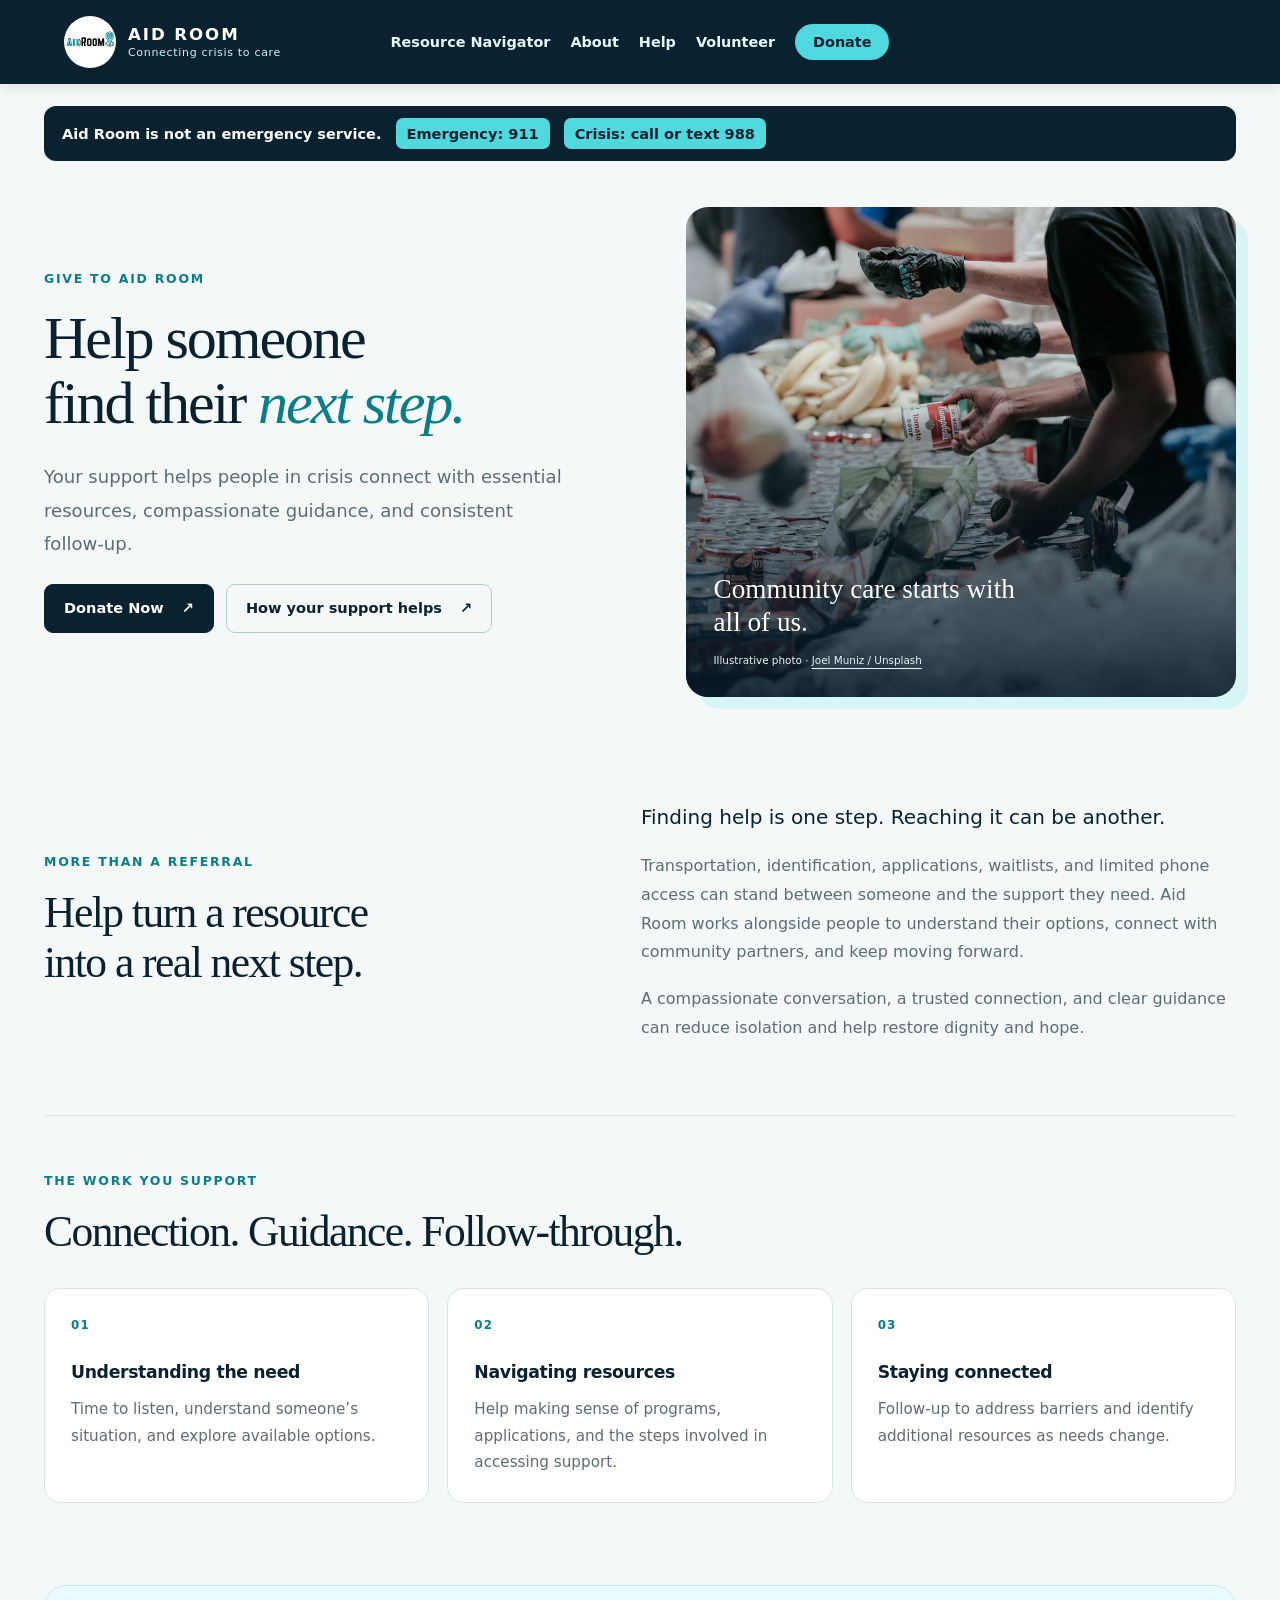
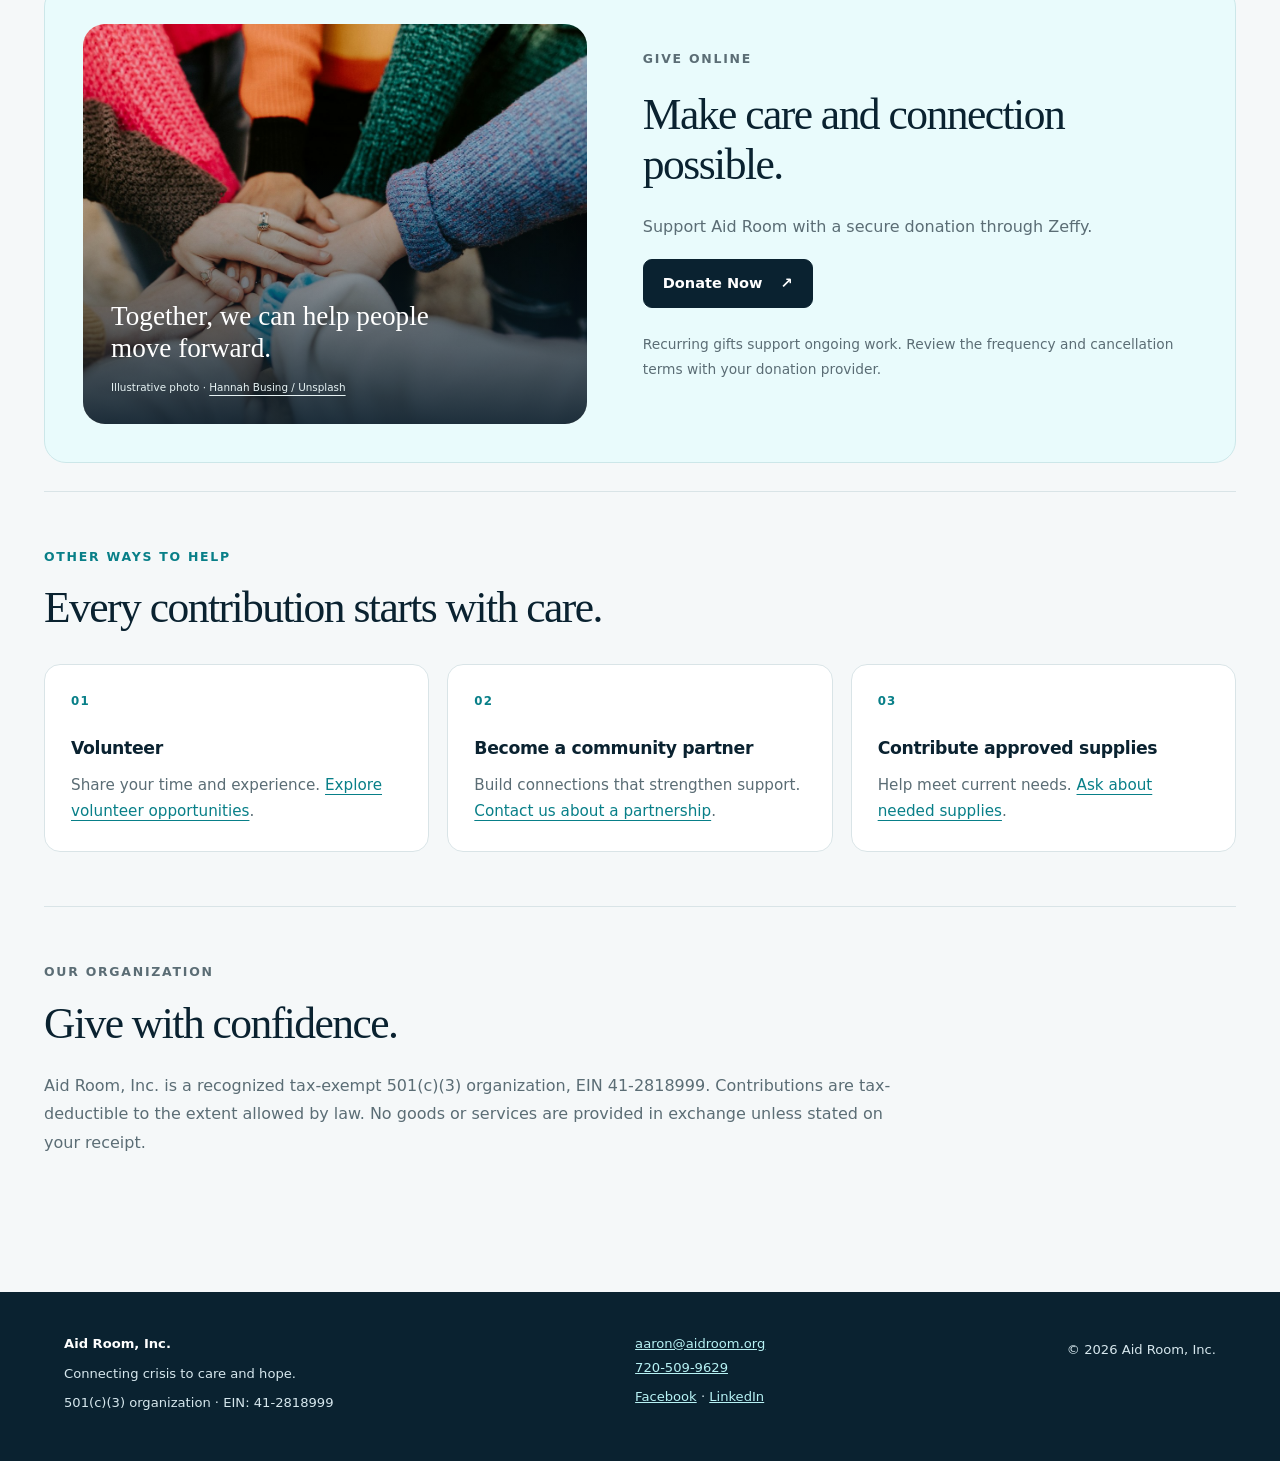
<file: donate.html>
<!doctype html>
<html lang="en"><head>
<!-- Google tag (gtag.js) -->
<script async src="https://www.googletagmanager.com/gtag/js?id=G-YGQHQCMR45"></script>
<script>
  window.dataLayer = window.dataLayer || [];
  function gtag(){dataLayer.push(arguments);}
  gtag('js', new Date());
  // Keep map locations and search parameters out of Analytics page URLs.
  var analyticsPage = window.location.origin + window.location.pathname;
  var analyticsReferrer = '';
  try { var ref = new URL(document.referrer); analyticsReferrer = ref.origin + ref.pathname; } catch (e) {}
  gtag('config', 'G-YGQHQCMR45', {
    page_location: analyticsPage,
    page_referrer: analyticsReferrer
  });
</script>
<meta charset="utf-8"><meta name="viewport" content="width=device-width,initial-scale=1">
<title>Donate to Aid Room | Support Community Resource Navigation</title><meta name="description" content="Support Aid Room’s resource navigation, compassionate guidance, and follow-up for people in crisis. Give securely through Zeffy or explore other ways to help."><link rel="canonical" href="https://aidroom.org/donate.html">
<meta property="og:type" content="website"><meta property="og:site_name" content="Aid Room"><meta property="og:title" content="Donate to Aid Room | Support Community Resource Navigation"><meta property="og:description" content="Support Aid Room’s resource navigation, compassionate guidance, and follow-up for people in crisis. Give securely through Zeffy or explore other ways to help."><meta property="og:url" content="https://aidroom.org/donate.html"><meta property="og:image" content="https://aidroom.org/community-food-support.jpg"><meta property="og:image:alt" content="Volunteers sorting food and canned goods for community distribution"><meta name="twitter:card" content="summary_large_image">
<link rel="stylesheet" href="styles.css"><link rel="stylesheet" href="site.css?v=20261010-help1"><link rel="stylesheet" href="mission.css?v=20261010-design1">
<script type="application/ld+json">{"@context":"https://schema.org","@graph":[{"@type":"NGO","@id":"https://aidroom.org/#organization","name":"Aid Room, Inc.","url":"https://aidroom.org/","logo":"https://aidroom.org/logo.png","description":"Connecting crisis to care and hope through community resource navigation and individualized support.","email":"aidroominc@gmail.com","telephone":"+1-720-509-9629","taxID":"41-2818999","sameAs":["https://www.facebook.com/aidroom","https://www.linkedin.com/company/aid-room"]},{"@type":"WebPage","@id":"https://aidroom.org/donate.html#webpage","url":"https://aidroom.org/donate.html","name":"Donate to Aid Room | Support Community Resource Navigation","description":"Support Aid Room’s resource navigation, compassionate guidance, and follow-up for people in crisis. Give securely through Zeffy or explore other ways to help.","inLanguage":"en-US","isPartOf":{"@id":"https://aidroom.org/#website"},"about":{"@id":"https://aidroom.org/#organization"}},{"@type":"WebSite","@id":"https://aidroom.org/#website","url":"https://aidroom.org/","name":"Aid Room","publisher":{"@id":"https://aidroom.org/#organization"}}]}</script><script src="mission.js?v=20261010-design1" defer></script><link rel="icon" href="/favicon.ico" sizes="any"><link rel="icon" type="image/png" sizes="192x192" href="/favicon.png"><link rel="apple-touch-icon" sizes="180x180" href="/apple-touch-icon.png"></head>
<body class="mission-page"><a class="skip" href="#content">Skip to content</a><header class="topbar"><a class="brand" href="index.html" aria-label="Aid Room home"><img class="site-logo" src="logo.png" alt="" width="52" height="52"><span><strong>AID ROOM</strong><small>Connecting crisis to care</small></span></a><nav class="site-nav" aria-label="Main navigation"><a href="index.html">Resource Navigator</a><a href="about.html">About</a><a href="help.html">Help</a><a href="volunteer.html">Volunteer</a><a href="donate.html">Donate</a></nav></header><main id="content"><aside class="emergency"><strong>Aid Room is not an emergency service.</strong><a href="tel:911">Emergency: 911</a><a href="tel:988">Crisis: call or text 988</a></aside><section class="mission-hero"><div class="hero-copy"><p class="eyebrow">Give to Aid Room</p><h1>Help someone<br>find their <em>next step.</em></h1><p class="hero-intro">Your support helps people in crisis connect with essential resources, compassionate guidance, and consistent follow-up.</p><div class="mission-actions"><a class="action" href="https://www.zeffy.com/en-US/donation-form/donate-to-change-lives-24287" target="_blank" rel="noopener">Donate Now<span aria-hidden="true">↗</span></a><a class="action action-outline" href="#your-support">How your support helps<span aria-hidden="true">↗</span></a></div></div><figure class="mission-image hero-image"><img src="community-food-support.jpg" alt="Volunteers sorting food and canned goods for community distribution" width="1400" height="933" fetchpriority="high" decoding="async"><figcaption><span>Community care starts with all of us.</span><small>Illustrative photo · <a href="https://unsplash.com/photos/volunteers-sorting-canned-food-donations-3k3l2brxmwQ" target="_blank" rel="noopener">Joel Muniz / Unsplash</a></small></figcaption></figure></section><section id="your-support" class="mission-section mission-split" data-reveal><div class="section-heading"><p class="eyebrow">More than a referral</p><h2>Help turn a resource<br>into a real next step.</h2></div><div class="mission-prose"><p class="lead">Finding help is one step. Reaching it can be another.</p><p>Transportation, identification, applications, waitlists, and limited phone access can stand between someone and the support they need. Aid Room works alongside people to understand their options, connect with community partners, and keep moving forward.</p><p>A compassionate conversation, a trusted connection, and clear guidance can reduce isolation and help restore dignity and hope.</p></div></section><section class="mission-section " data-reveal><div class="section-heading"><p class="eyebrow">The work you support</p><h2>Connection. Guidance. Follow-through.</h2></div><div class="mission-grid"><article class="mission-card"><span class="card-number" aria-hidden="true">01</span><h3>Understanding the need</h3><p>Time to listen, understand someone’s situation, and explore available options.</p></article><article class="mission-card"><span class="card-number" aria-hidden="true">02</span><h3>Navigating resources</h3><p>Help making sense of programs, applications, and the steps involved in accessing support.</p></article><article class="mission-card"><span class="card-number" aria-hidden="true">03</span><h3>Staying connected</h3><p>Follow-up to address barriers and identify additional resources as needs change.</p></article></div></section><section class="mission-section mission-split mission-soft" data-reveal><figure class="mission-image"><img src="community-hands.jpg" alt="Hands coming together in a gesture of community support" width="1400" height="933" loading="lazy" decoding="async"><figcaption><span>Together, we can help people move forward.</span><small>Illustrative photo · <a href="https://unsplash.com/photos/group-stacking-hands-in-colorful-sweaters-Zyx1bK9mqmA" target="_blank" rel="noopener">Hannah Busing / Unsplash</a></small></figcaption></figure><div class="mission-prose"><p class="eyebrow">Give online</p><h2>Make care and connection possible.</h2><p>Support Aid Room with a secure donation through Zeffy.</p><a class="action" href="https://www.zeffy.com/en-US/donation-form/donate-to-change-lives-24287" target="_blank" rel="noopener">Donate Now<span aria-hidden="true">↗</span></a><p class="fine-print">Recurring gifts support ongoing work. Review the frequency and cancellation terms with your donation provider.</p></div></section><section class="mission-section " data-reveal><div class="section-heading"><p class="eyebrow">Other ways to help</p><h2>Every contribution starts with care.</h2></div><div class="mission-grid"><article class="mission-card"><span class="card-number" aria-hidden="true">01</span><h3>Volunteer</h3><p>Share your time and experience. <a href="volunteer.html">Explore volunteer opportunities</a>.</p></article><article class="mission-card"><span class="card-number" aria-hidden="true">02</span><h3>Become a community partner</h3><p>Build connections that strengthen support. <a href="mailto:aidroominc@gmail.com?subject=Community%20Partnership">Contact us about a partnership</a>.</p></article><article class="mission-card"><span class="card-number" aria-hidden="true">03</span><h3>Contribute approved supplies</h3><p>Help meet current needs. <a href="mailto:aidroominc@gmail.com?subject=Contribute%20Supplies">Ask about needed supplies</a>.</p></article></div></section><section class="mission-section confidence-section" data-reveal><div class="section-heading"><p class="eyebrow">Our organization</p><h2>Give with confidence.</h2></div><p>Aid Room, Inc. is a recognized tax-exempt 501(c)(3) organization, EIN 41-2818999. Contributions are tax-deductible to the extent allowed by law. No goods or services are provided in exchange unless stated on your receipt.</p></section></main><footer class="site-footer"><div><strong>Aid Room, Inc.</strong><p>Connecting crisis to care and hope.</p><p>501(c)(3) organization · EIN: 41-2818999</p></div><div><a href="mailto:aaron@aidroom.org">aaron@aidroom.org</a><br><a href="tel:7205099629">720-509-9629</a><p><a href="https://www.facebook.com/aidroom" target="_blank" rel="noopener">Facebook</a> · <a href="https://www.linkedin.com/company/aid-room" target="_blank" rel="noopener">LinkedIn</a></p></div><div><p>© 2026 Aid Room, Inc.</p></div></footer></body></html>
</file>
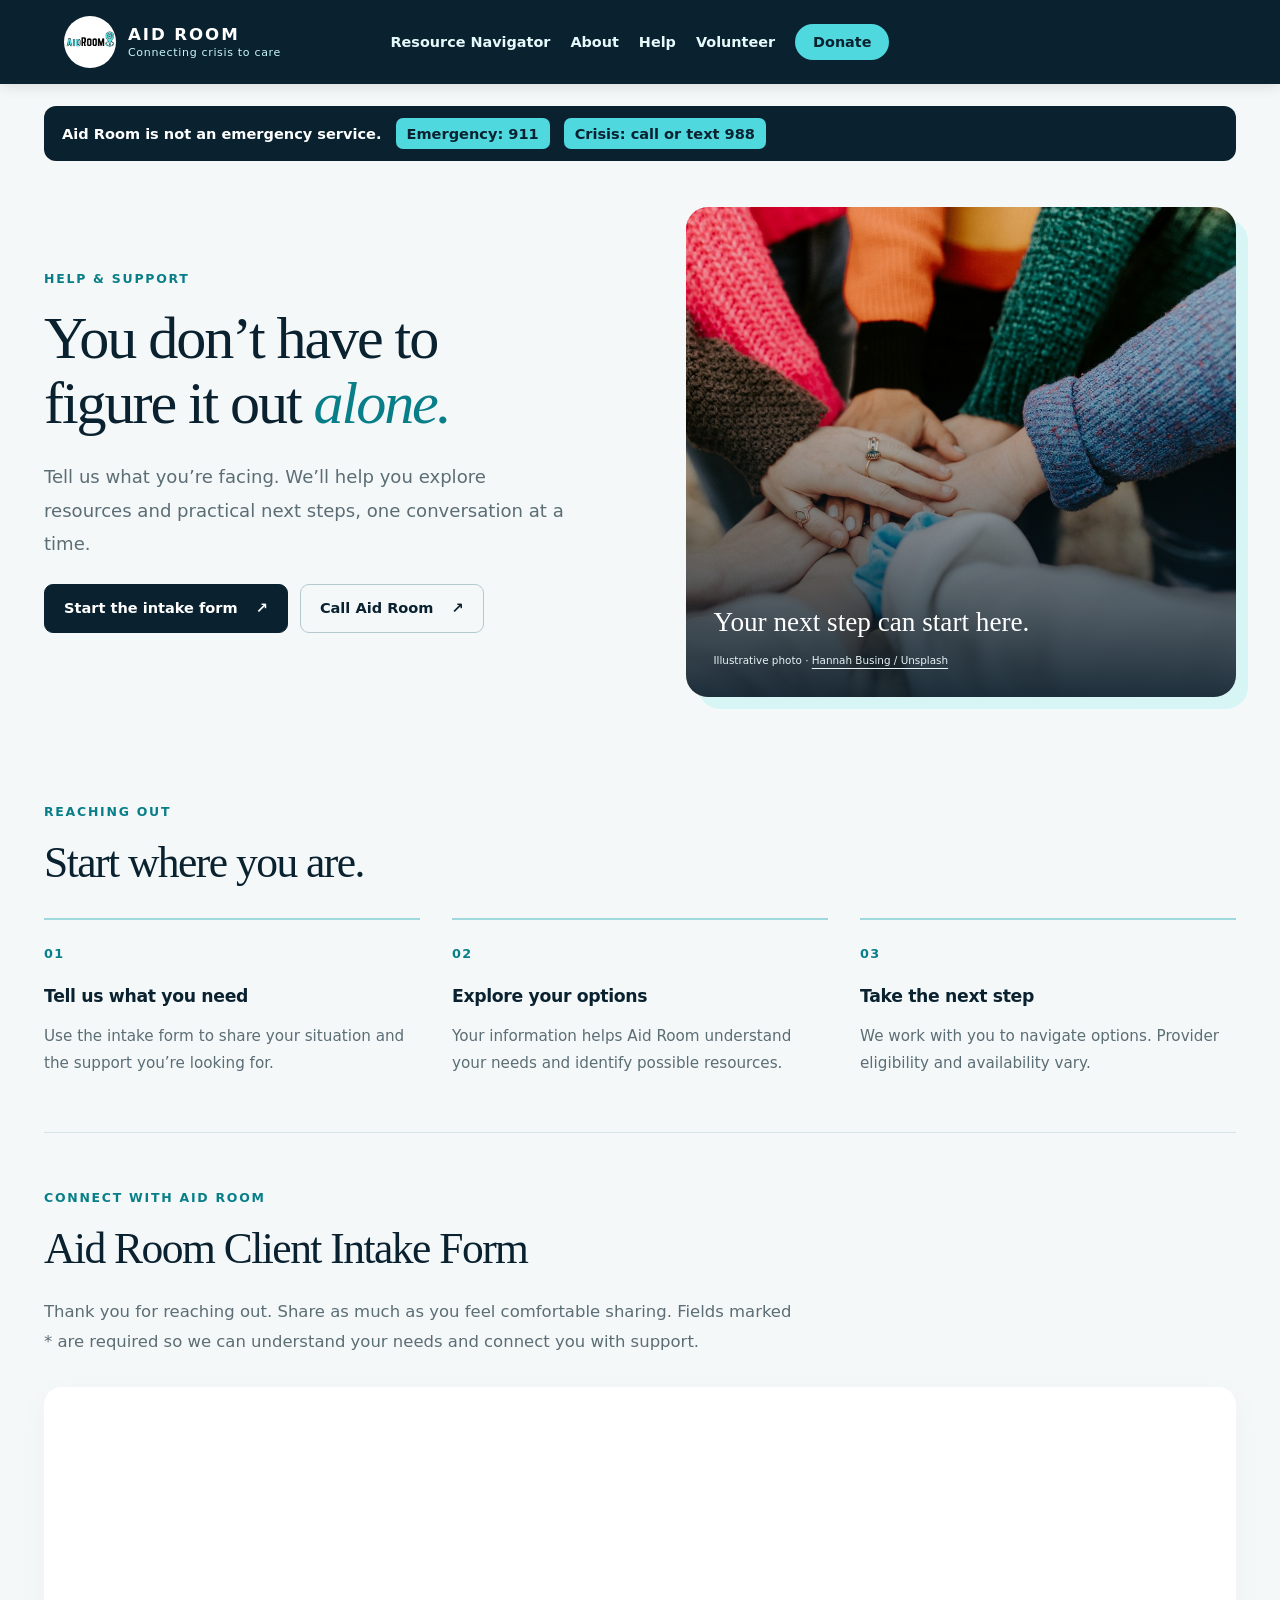
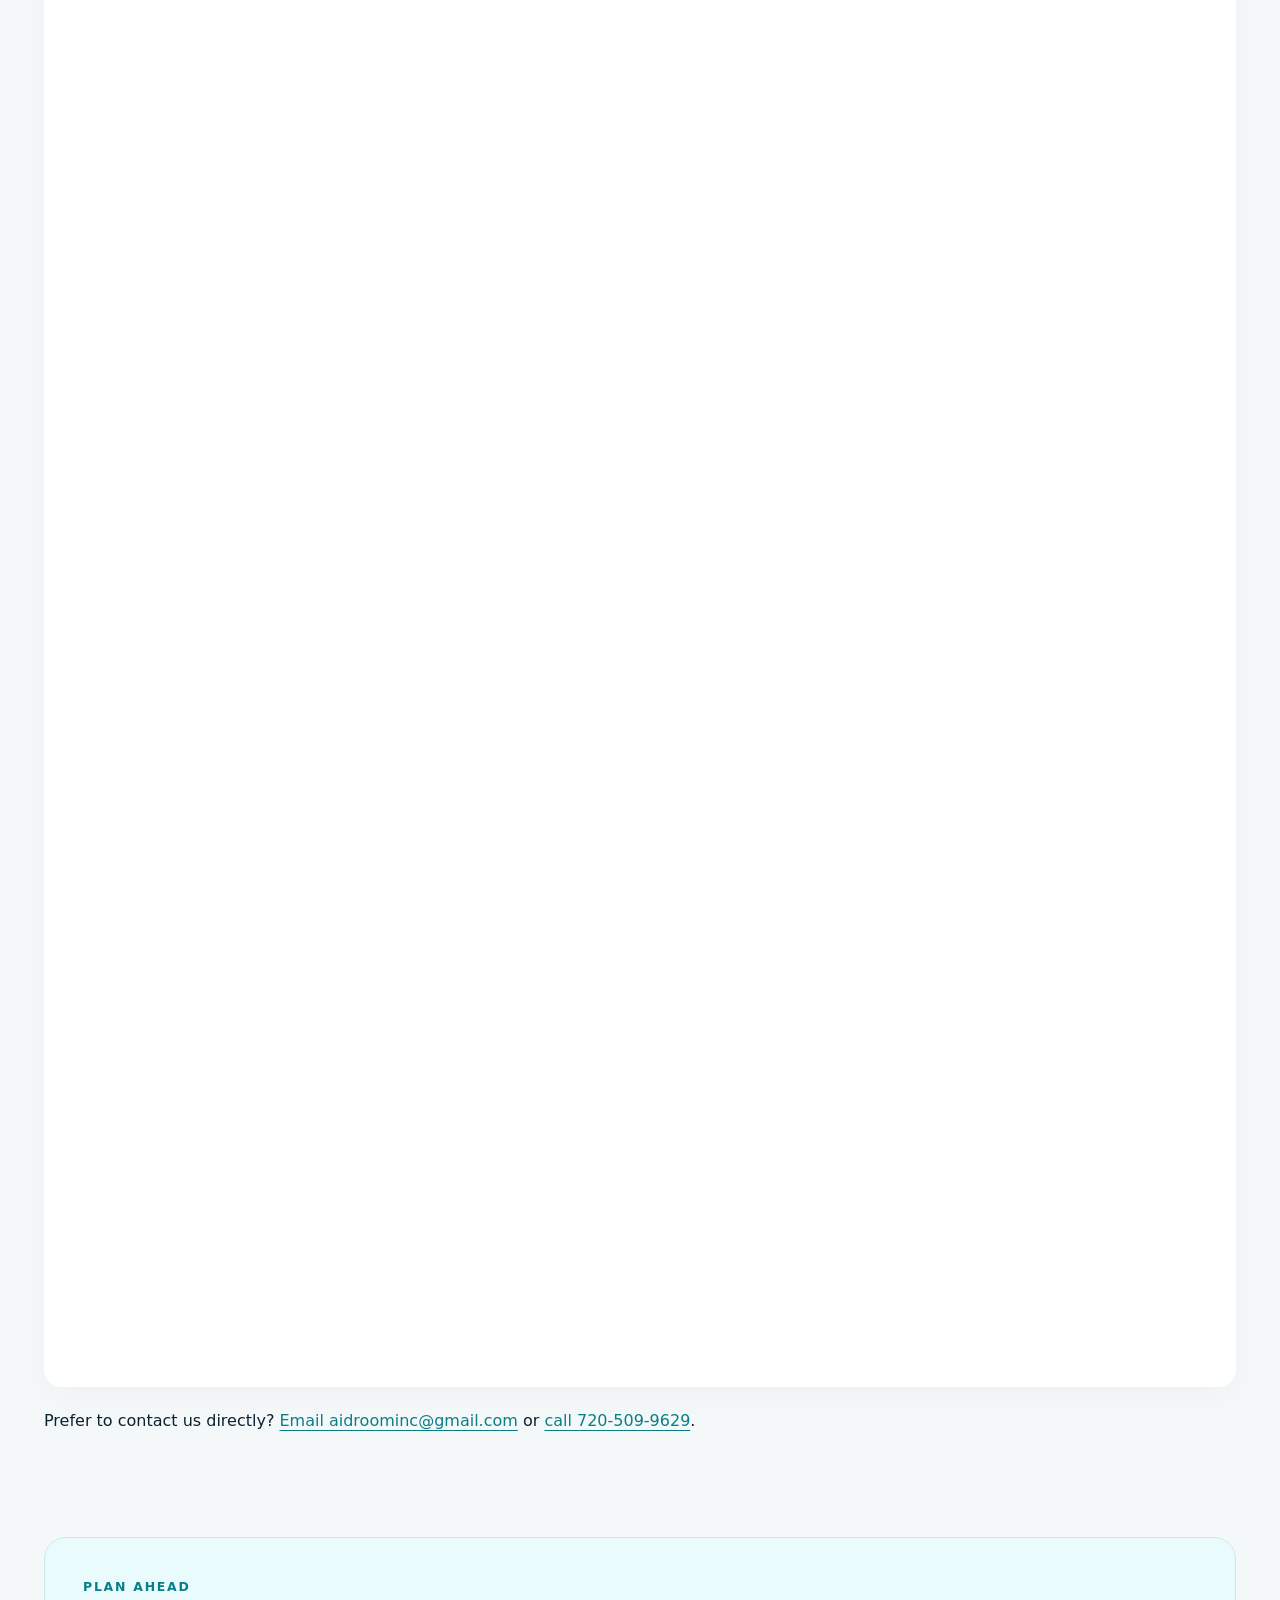
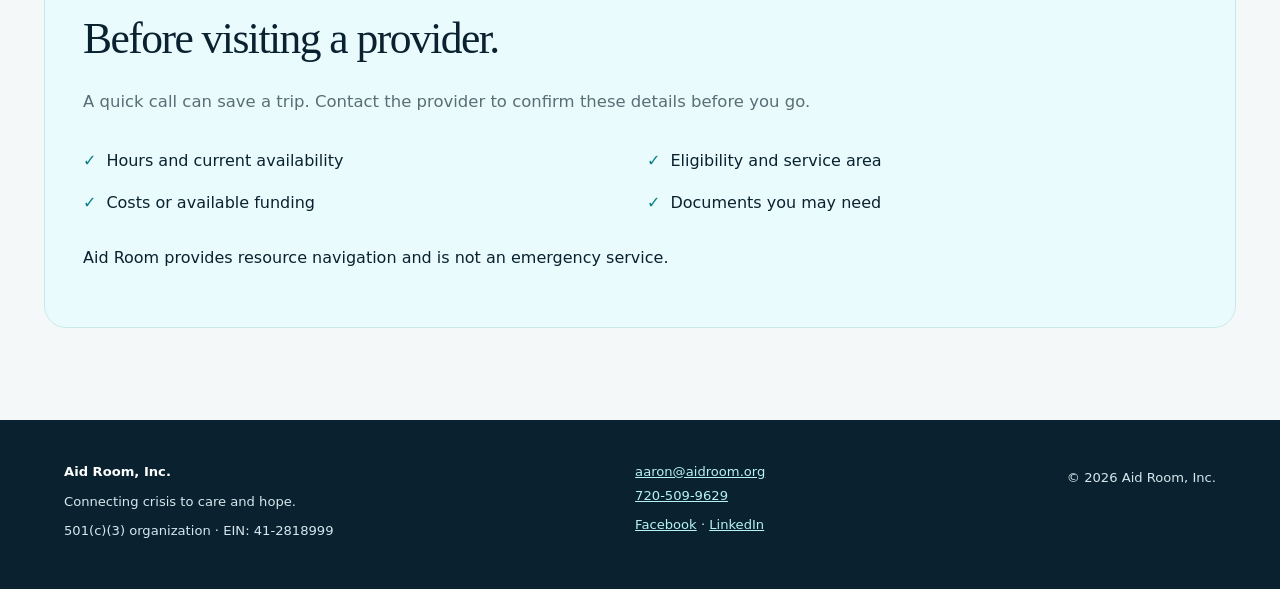
<file: help.html>
<!doctype html>
<html lang="en"><head>
<!-- Google tag (gtag.js) -->
<script async src="https://www.googletagmanager.com/gtag/js?id=G-YGQHQCMR45"></script>
<script>
  window.dataLayer = window.dataLayer || [];
  function gtag(){dataLayer.push(arguments);}
  gtag('js', new Date());
  // Keep map locations and search parameters out of Analytics page URLs.
  var analyticsPage = window.location.origin + window.location.pathname;
  var analyticsReferrer = '';
  try { var ref = new URL(document.referrer); analyticsReferrer = ref.origin + ref.pathname; } catch (e) {}
  gtag('config', 'G-YGQHQCMR45', {
    page_location: analyticsPage,
    page_referrer: analyticsReferrer
  });
</script>
<meta charset="utf-8"><meta name="viewport" content="width=device-width,initial-scale=1">
<title>Help & Client Intake | Aid Room Community Support</title><meta name="description" content="Request individualized support from Aid Room. Complete our client intake form for help connecting with housing, recovery, benefits, and other community resources."><link rel="canonical" href="https://aidroom.org/help.html">
<meta property="og:type" content="website"><meta property="og:site_name" content="Aid Room"><meta property="og:title" content="Help &amp; Client Intake | Aid Room Community Support"><meta property="og:description" content="Request individualized support from Aid Room. Complete our client intake form for help connecting with housing, recovery, benefits, and other community resources."><meta property="og:url" content="https://aidroom.org/help.html"><meta property="og:image" content="https://aidroom.org/community-hands.jpg"><meta property="og:image:alt" content="Hands coming together in a gesture of community support"><meta name="twitter:card" content="summary_large_image">
<link rel="stylesheet" href="styles.css"><link rel="stylesheet" href="site.css?v=20261010-help1"><link rel="stylesheet" href="mission.css?v=20261010-design1">
<script type="application/ld+json">{"@context":"https://schema.org","@graph":[{"@type":"NGO","@id":"https://aidroom.org/#organization","name":"Aid Room, Inc.","url":"https://aidroom.org/","logo":"https://aidroom.org/logo.png","description":"Connecting crisis to care and hope through community resource navigation and individualized support.","email":"aidroominc@gmail.com","telephone":"+1-720-509-9629","taxID":"41-2818999","sameAs":["https://www.facebook.com/aidroom","https://www.linkedin.com/company/aid-room"]},{"@type":"WebPage","@id":"https://aidroom.org/help.html#webpage","url":"https://aidroom.org/help.html","name":"Help & Client Intake | Aid Room Community Support","description":"Request individualized support from Aid Room. Complete our client intake form for help connecting with housing, recovery, benefits, and other community resources.","inLanguage":"en-US","isPartOf":{"@id":"https://aidroom.org/#website"},"about":{"@id":"https://aidroom.org/#organization"}},{"@type":"WebSite","@id":"https://aidroom.org/#website","url":"https://aidroom.org/","name":"Aid Room","publisher":{"@id":"https://aidroom.org/#organization"}}]}</script><script src="mission.js?v=20261010-design1" defer></script><link rel="icon" href="/favicon.ico" sizes="any"><link rel="icon" type="image/png" sizes="192x192" href="/favicon.png"><link rel="apple-touch-icon" sizes="180x180" href="/apple-touch-icon.png"></head>
<body class="mission-page"><a class="skip" href="#content">Skip to content</a><header class="topbar"><a class="brand" href="index.html" aria-label="Aid Room home"><img class="site-logo" src="logo.png" alt="" width="52" height="52"><span><strong>AID ROOM</strong><small>Connecting crisis to care</small></span></a><nav class="site-nav" aria-label="Main navigation"><a href="index.html">Resource Navigator</a><a href="about.html">About</a><a href="help.html">Help</a><a href="volunteer.html">Volunteer</a><a href="donate.html">Donate</a></nav></header><main id="content"><aside class="emergency"><strong>Aid Room is not an emergency service.</strong><a href="tel:911">Emergency: 911</a><a href="tel:988">Crisis: call or text 988</a></aside><section class="mission-hero"><div class="hero-copy"><p class="eyebrow">Help & support</p><h1>You don’t have to<br>figure it out <em>alone.</em></h1><p class="hero-intro">Tell us what you’re facing. We’ll help you explore resources and practical next steps, one conversation at a time.</p><div class="mission-actions"><a class="action" href="#client-intake">Start the intake form<span aria-hidden="true">↗</span></a><a class="action action-outline" href="tel:7205099629">Call Aid Room<span aria-hidden="true">↗</span></a></div></div><figure class="mission-image hero-image"><img src="community-hands.jpg" alt="Hands coming together in a gesture of community support" width="1400" height="933" fetchpriority="high" decoding="async"><figcaption><span>Your next step can start here.</span><small>Illustrative photo · <a href="https://unsplash.com/photos/group-stacking-hands-in-colorful-sweaters-Zyx1bK9mqmA" target="_blank" rel="noopener">Hannah Busing / Unsplash</a></small></figcaption></figure></section><section class="mission-section help-steps" data-reveal><div class="section-heading"><p class="eyebrow">Reaching out</p><h2>Start where you are.</h2></div><ol class="mission-steps"><li><h3>Tell us what you need</h3><p>Use the intake form to share your situation and the support you’re looking for.</p></li><li><h3>Explore your options</h3><p>Your information helps Aid Room understand your needs and identify possible resources.</p></li><li><h3>Take the next step</h3><p>We work with you to navigate options. Provider eligibility and availability vary.</p></li></ol></section><section id="client-intake" class="mission-section intake-section"><div class="section-heading"><p class="eyebrow">Connect with Aid Room</p><h2>Aid Room Client Intake Form</h2></div><p class="section-intro">Thank you for reaching out. Share as much as you feel comfortable sharing. Fields marked * are required so we can understand your needs and connect you with support.</p><div id="intakeMount"><p class="intake-loading">Loading the intake form… If it doesn’t appear, please contact Aid Room directly.</p></div><p class="intake-contact">Prefer to contact us directly? <a href="mailto:aidroominc@gmail.com">Email aidroominc@gmail.com</a> or <a href="tel:7205099629">call 720-509-9629</a>.</p></section><section class="mission-section mission-soft" data-reveal><div class="section-heading"><p class="eyebrow">Plan ahead</p><h2>Before visiting a provider.</h2></div><p class="section-intro">A quick call can save a trip. Contact the provider to confirm these details before you go.</p><ul class="checklist"><li>Hours and current availability</li><li>Eligibility and service area</li><li>Costs or available funding</li><li>Documents you may need</li></ul><p>Aid Room provides resource navigation and is not an emergency service.</p></section></main><footer class="site-footer"><div><strong>Aid Room, Inc.</strong><p>Connecting crisis to care and hope.</p><p>501(c)(3) organization · EIN: 41-2818999</p></div><div><a href="mailto:aaron@aidroom.org">aaron@aidroom.org</a><br><a href="tel:7205099629">720-509-9629</a><p><a href="https://www.facebook.com/aidroom" target="_blank" rel="noopener">Facebook</a> · <a href="https://www.linkedin.com/company/aid-room" target="_blank" rel="noopener">LinkedIn</a></p></div><div><p>© 2026 Aid Room, Inc.</p></div></footer><script src="intake-embed.js?v=20261010-2" defer></script></body></html>
</file>
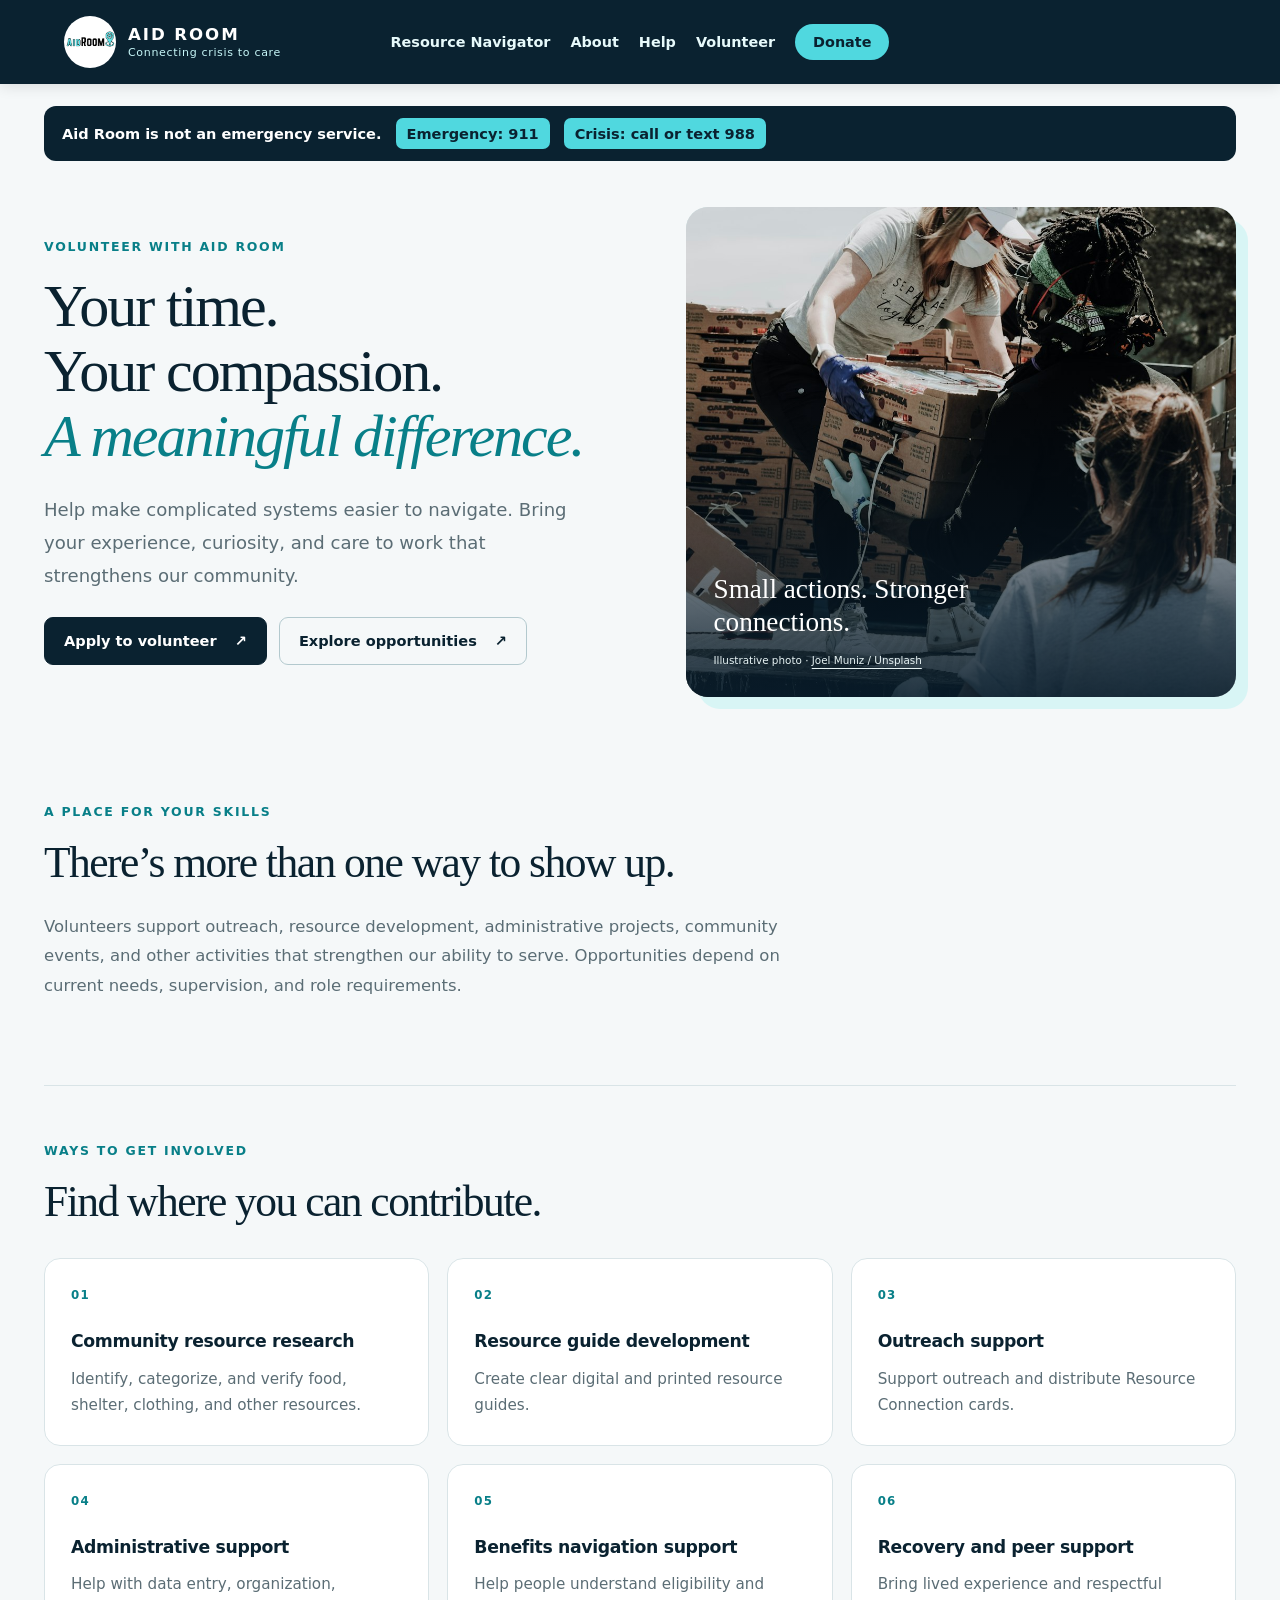
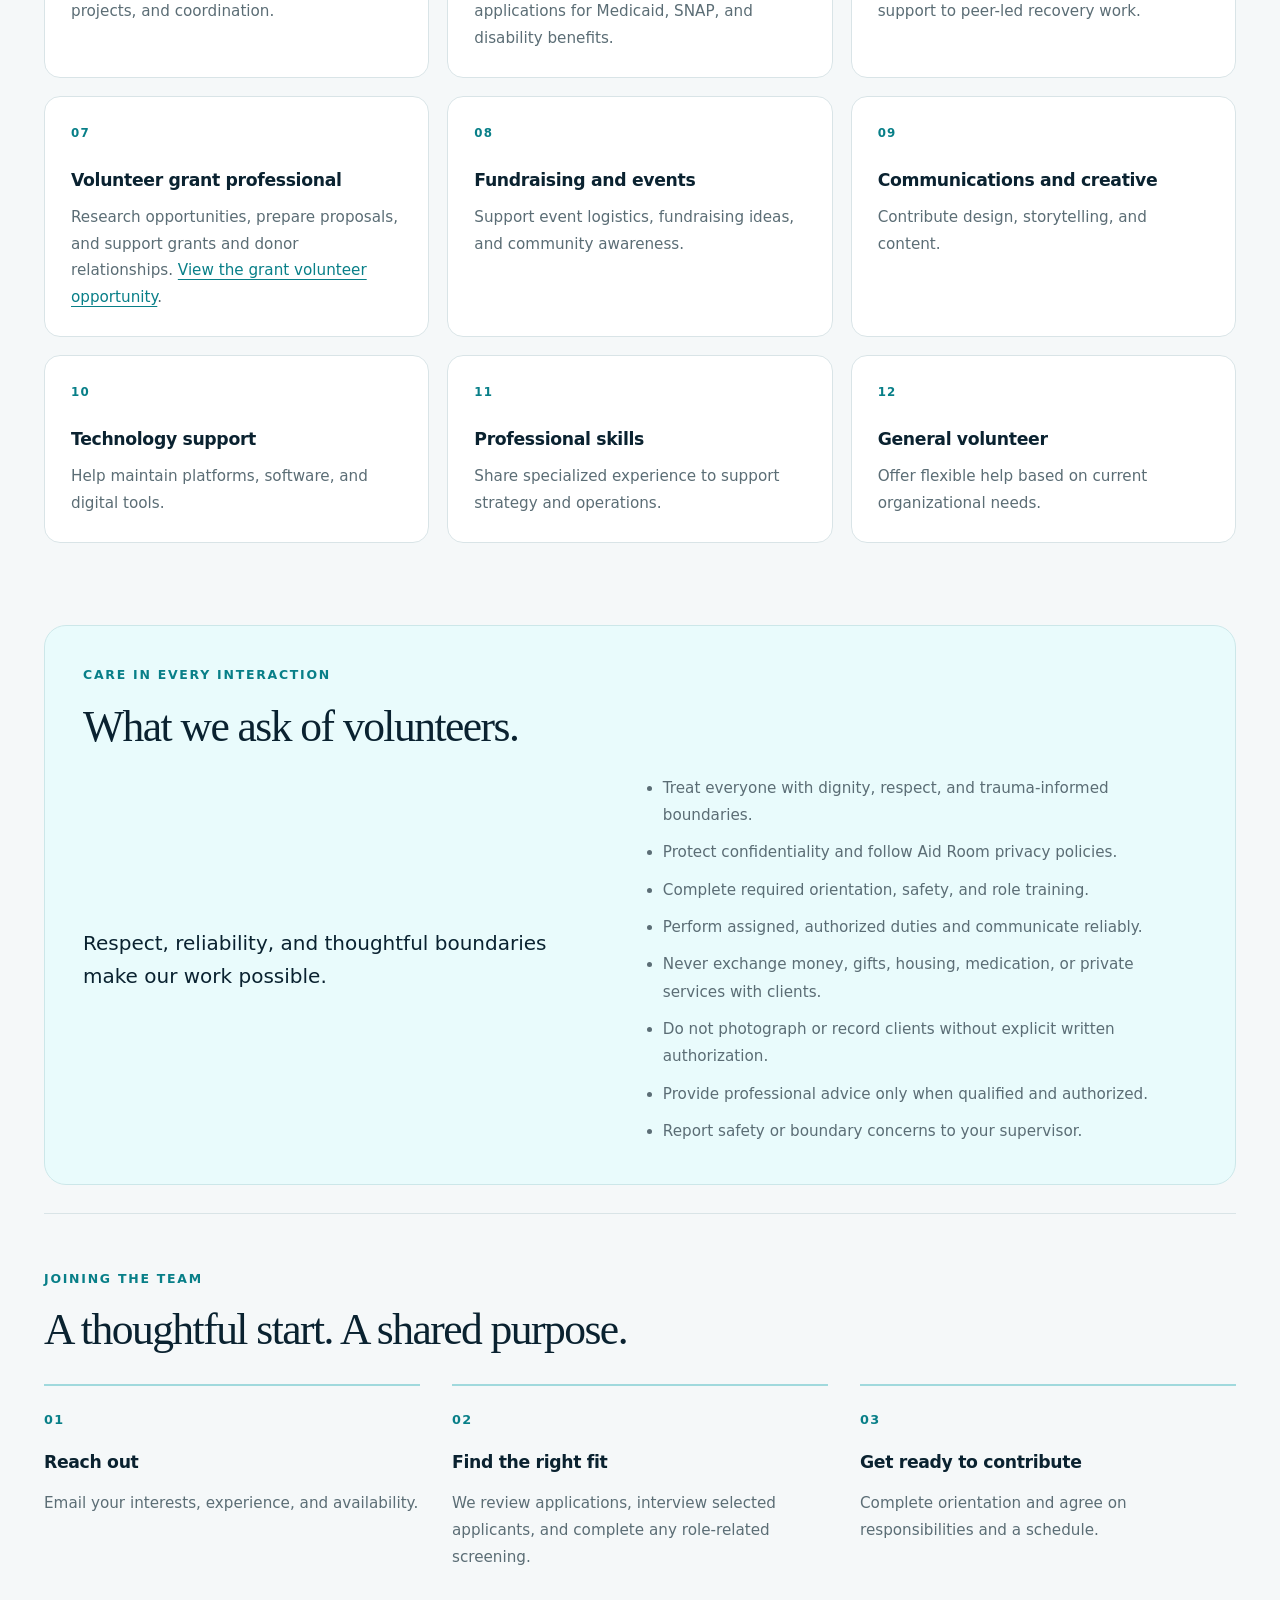
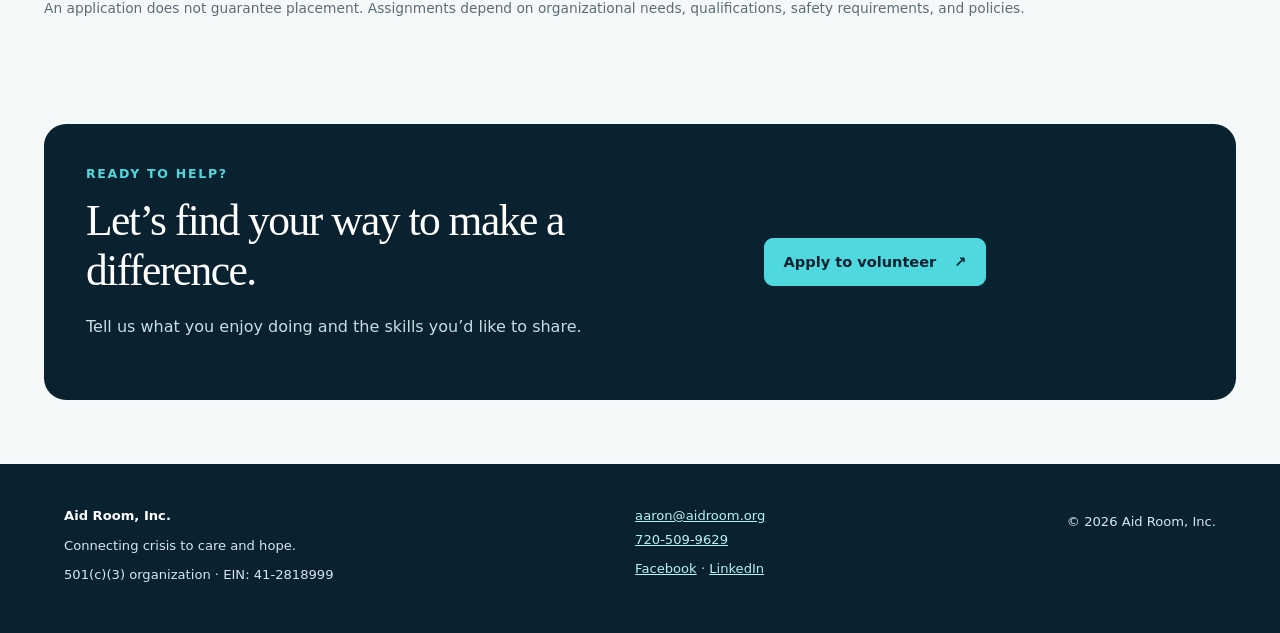
<file: volunteer.html>
<!doctype html>
<html lang="en"><head>
<!-- Google tag (gtag.js) -->
<script async src="https://www.googletagmanager.com/gtag/js?id=G-YGQHQCMR45"></script>
<script>
  window.dataLayer = window.dataLayer || [];
  function gtag(){dataLayer.push(arguments);}
  gtag('js', new Date());
  // Keep map locations and search parameters out of Analytics page URLs.
  var analyticsPage = window.location.origin + window.location.pathname;
  var analyticsReferrer = '';
  try { var ref = new URL(document.referrer); analyticsReferrer = ref.origin + ref.pathname; } catch (e) {}
  gtag('config', 'G-YGQHQCMR45', {
    page_location: analyticsPage,
    page_referrer: analyticsReferrer
  });
</script>
<meta charset="utf-8"><meta name="viewport" content="width=device-width,initial-scale=1">
<title>Volunteer with Aid Room | Community & Resource Support</title><meta name="description" content="Explore Aid Room volunteer opportunities in resource research, outreach, grants, peer support, and more. Share your skills to help people connect with support."><link rel="canonical" href="https://aidroom.org/volunteer.html">
<meta property="og:type" content="website"><meta property="og:site_name" content="Aid Room"><meta property="og:title" content="Volunteer with Aid Room | Community &amp; Resource Support"><meta property="og:description" content="Explore Aid Room volunteer opportunities in resource research, outreach, grants, peer support, and more. Share your skills to help people connect with support."><meta property="og:url" content="https://aidroom.org/volunteer.html"><meta property="og:image" content="https://aidroom.org/volunteers-at-work.jpg"><meta property="og:image:alt" content="Volunteers working together to move boxes of food"><meta name="twitter:card" content="summary_large_image">
<link rel="stylesheet" href="styles.css"><link rel="stylesheet" href="site.css?v=20261010-help1"><link rel="stylesheet" href="mission.css?v=20261010-design1">
<script type="application/ld+json">{"@context":"https://schema.org","@graph":[{"@type":"NGO","@id":"https://aidroom.org/#organization","name":"Aid Room, Inc.","url":"https://aidroom.org/","logo":"https://aidroom.org/logo.png","description":"Connecting crisis to care and hope through community resource navigation and individualized support.","email":"aidroominc@gmail.com","telephone":"+1-720-509-9629","taxID":"41-2818999","sameAs":["https://www.facebook.com/aidroom","https://www.linkedin.com/company/aid-room"]},{"@type":"WebPage","@id":"https://aidroom.org/volunteer.html#webpage","url":"https://aidroom.org/volunteer.html","name":"Volunteer with Aid Room | Community & Resource Support","description":"Explore Aid Room volunteer opportunities in resource research, outreach, grants, peer support, and more. Share your skills to help people connect with support.","inLanguage":"en-US","isPartOf":{"@id":"https://aidroom.org/#website"},"about":{"@id":"https://aidroom.org/#organization"}},{"@type":"WebSite","@id":"https://aidroom.org/#website","url":"https://aidroom.org/","name":"Aid Room","publisher":{"@id":"https://aidroom.org/#organization"}}]}</script><script src="mission.js?v=20261010-design1" defer></script><link rel="icon" href="/favicon.ico" sizes="any"><link rel="icon" type="image/png" sizes="192x192" href="/favicon.png"><link rel="apple-touch-icon" sizes="180x180" href="/apple-touch-icon.png"></head>
<body class="mission-page"><a class="skip" href="#content">Skip to content</a><header class="topbar"><a class="brand" href="index.html" aria-label="Aid Room home"><img class="site-logo" src="logo.png" alt="" width="52" height="52"><span><strong>AID ROOM</strong><small>Connecting crisis to care</small></span></a><nav class="site-nav" aria-label="Main navigation"><a href="index.html">Resource Navigator</a><a href="about.html">About</a><a href="help.html">Help</a><a href="volunteer.html">Volunteer</a><a href="donate.html">Donate</a></nav></header><main id="content"><aside class="emergency"><strong>Aid Room is not an emergency service.</strong><a href="tel:911">Emergency: 911</a><a href="tel:988">Crisis: call or text 988</a></aside><section class="mission-hero"><div class="hero-copy"><p class="eyebrow">Volunteer with Aid Room</p><h1>Your time.<br>Your compassion.<br><em>A meaningful difference.</em></h1><p class="hero-intro">Help make complicated systems easier to navigate. Bring your experience, curiosity, and care to work that strengthens our community.</p><div class="mission-actions"><a class="action" href="mailto:aidroominc@gmail.com?subject=Volunteer%20Request">Apply to volunteer<span aria-hidden="true">↗</span></a><a class="action action-outline" href="#opportunities">Explore opportunities<span aria-hidden="true">↗</span></a></div></div><figure class="mission-image hero-image"><img src="volunteers-at-work.jpg" alt="Volunteers working together to move boxes of food" width="1400" height="933" fetchpriority="high" decoding="async"><figcaption><span>Small actions. Stronger connections.</span><small>Illustrative photo · <a href="https://unsplash.com/photos/people-loading-strawberry-boxes-onto-truck-A4Ax1ApccfA" target="_blank" rel="noopener">Joel Muniz / Unsplash</a></small></figcaption></figure></section><section class="mission-section " data-reveal><div class="section-heading"><p class="eyebrow">A place for your skills</p><h2>There’s more than one way to show up.</h2></div><p class="section-intro">Volunteers support outreach, resource development, administrative projects, community events, and other activities that strengthen our ability to serve. Opportunities depend on current needs, supervision, and role requirements.</p></section><section id="opportunities" class="mission-section" data-reveal><div class="section-heading"><p class="eyebrow">Ways to get involved</p><h2>Find where you can contribute.</h2></div><div class="mission-grid"><article class="mission-card"><span class="card-number" aria-hidden="true">01</span><h3>Community resource research</h3><p>Identify, categorize, and verify food, shelter, clothing, and other resources.</p></article><article class="mission-card"><span class="card-number" aria-hidden="true">02</span><h3>Resource guide development</h3><p>Create clear digital and printed resource guides.</p></article><article class="mission-card"><span class="card-number" aria-hidden="true">03</span><h3>Outreach support</h3><p>Support outreach and distribute Resource Connection cards.</p></article><article class="mission-card"><span class="card-number" aria-hidden="true">04</span><h3>Administrative support</h3><p>Help with data entry, organization, projects, and coordination.</p></article><article class="mission-card"><span class="card-number" aria-hidden="true">05</span><h3>Benefits navigation support</h3><p>Help people understand eligibility and applications for Medicaid, SNAP, and disability benefits.</p></article><article class="mission-card"><span class="card-number" aria-hidden="true">06</span><h3>Recovery and peer support</h3><p>Bring lived experience and respectful support to peer-led recovery work.</p></article><article class="mission-card"><span class="card-number" aria-hidden="true">07</span><h3>Volunteer grant professional</h3><p>Research opportunities, prepare proposals, and support grants and donor relationships. <a href="https://www.indeed.com/job/volunteer-grants-professional-091a945b0d39a0ab" target="_blank" rel="noopener">View the grant volunteer opportunity</a>.</p></article><article class="mission-card"><span class="card-number" aria-hidden="true">08</span><h3>Fundraising and events</h3><p>Support event logistics, fundraising ideas, and community awareness.</p></article><article class="mission-card"><span class="card-number" aria-hidden="true">09</span><h3>Communications and creative</h3><p>Contribute design, storytelling, and content.</p></article><article class="mission-card"><span class="card-number" aria-hidden="true">10</span><h3>Technology support</h3><p>Help maintain platforms, software, and digital tools.</p></article><article class="mission-card"><span class="card-number" aria-hidden="true">11</span><h3>Professional skills</h3><p>Share specialized experience to support strategy and operations.</p></article><article class="mission-card"><span class="card-number" aria-hidden="true">12</span><h3>General volunteer</h3><p>Offer flexible help based on current organizational needs.</p></article></div></section><section class="mission-section mission-soft" data-reveal><div class="section-heading"><p class="eyebrow">Care in every interaction</p><h2>What we ask of volunteers.</h2></div><div class="mission-split"><p class="lead">Respect, reliability, and thoughtful boundaries make our work possible.</p><ul><li>Treat everyone with dignity, respect, and trauma-informed boundaries.</li><li>Protect confidentiality and follow Aid Room privacy policies.</li><li>Complete required orientation, safety, and role training.</li><li>Perform assigned, authorized duties and communicate reliably.</li><li>Never exchange money, gifts, housing, medication, or private services with clients.</li><li>Do not photograph or record clients without explicit written authorization.</li><li>Provide professional advice only when qualified and authorized.</li><li>Report safety or boundary concerns to your supervisor.</li></ul></div></section><section class="mission-section " data-reveal><div class="section-heading"><p class="eyebrow">Joining the team</p><h2>A thoughtful start. A shared purpose.</h2></div><ol class="mission-steps"><li><h3>Reach out</h3><p>Email your interests, experience, and availability.</p></li><li><h3>Find the right fit</h3><p>We review applications, interview selected applicants, and complete any role-related screening.</p></li><li><h3>Get ready to contribute</h3><p>Complete orientation and agree on responsibilities and a schedule.</p></li></ol><p class="fine-print">An application does not guarantee placement. Assignments depend on organizational needs, qualifications, safety requirements, and policies.</p></section><section class="mission-banner" data-reveal><div><p class="eyebrow">Ready to help?</p><h2>Let’s find your way to make a difference.</h2><p>Tell us what you enjoy doing and the skills you’d like to share.</p></div><div class="mission-actions"><a class="action" href="mailto:aidroominc@gmail.com?subject=Volunteer%20Request">Apply to volunteer<span aria-hidden="true">↗</span></a></div></section></main><footer class="site-footer"><div><strong>Aid Room, Inc.</strong><p>Connecting crisis to care and hope.</p><p>501(c)(3) organization · EIN: 41-2818999</p></div><div><a href="mailto:aaron@aidroom.org">aaron@aidroom.org</a><br><a href="tel:7205099629">720-509-9629</a><p><a href="https://www.facebook.com/aidroom" target="_blank" rel="noopener">Facebook</a> · <a href="https://www.linkedin.com/company/aid-room" target="_blank" rel="noopener">LinkedIn</a></p></div><div><p>© 2026 Aid Room, Inc.</p></div></footer></body></html>
</file>
<file: styles.css>
:root{--ink:#0a2230;--muted:#5b6d75;--aqua:#50d8df;--aqua-dark:#087f88;--pale:#e9fbfc;--line:#d9e4e7;--paper:#fff;--wash:#f5f8f9;--warn:#9b5a00;--warn-bg:#fff4dc;--shadow:0 14px 38px rgba(10,34,48,.10);font-family:Inter,ui-sans-serif,system-ui,-apple-system,BlinkMacSystemFont,"Segoe UI",sans-serif;color:var(--ink);background:var(--wash);font-size:16px}
*{box-sizing:border-box}body{margin:0;min-width:320px}button,input,select{font:inherit}button,a,select{touch-action:manipulation}.topbar{height:76px;padding:0 clamp(20px,5vw,72px);display:flex;align-items:center;justify-content:space-between;background:var(--ink);color:white;position:sticky;top:0;z-index:20;box-shadow:0 2px 14px rgba(0,0,0,.12)}.brand{display:flex;align-items:center;gap:12px;letter-spacing:.12em}.brand-mark{display:grid;place-items:center;width:38px;height:38px;border-radius:50% 50% 50% 8px;transform:rotate(-45deg);background:var(--aqua);color:var(--ink);font-size:23px;font-weight:900}.brand-mark::first-letter{transform:rotate(45deg)}.brand span:last-child{display:flex;flex-direction:column}.brand strong{font-size:1.04rem}.brand small{font-size:.69rem;letter-spacing:.06em;color:#c7f7f8;margin-top:2px}.shortlist-button{border:1px solid rgba(255,255,255,.25);background:transparent;color:white;padding:10px 14px;border-radius:999px;cursor:pointer;font-weight:700}.shortlist-button span{display:inline-grid;place-items:center;min-width:23px;height:23px;margin-left:6px;border-radius:50%;background:var(--aqua);color:var(--ink)}main{max-width:1240px;margin:auto;padding:22px clamp(16px,4vw,44px) 56px}.emergency{display:flex;align-items:center;gap:14px;padding:12px 18px;background:var(--ink);color:white;border-radius:12px;margin-bottom:18px;font-size:.91rem}.emergency a{color:var(--ink);background:var(--aqua);text-decoration:none;font-weight:800;padding:7px 11px;border-radius:7px}.emergency span{margin-left:auto;color:#d7e4e8}.search-panel{background:linear-gradient(130deg,var(--paper) 72%,var(--pale));border:1px solid var(--line);border-radius:20px;padding:clamp(22px,4vw,42px);box-shadow:var(--shadow)}.intro{max-width:760px}.eyebrow{margin:0 0 8px;text-transform:uppercase;letter-spacing:.14em;color:var(--aqua-dark);font-size:.78rem;font-weight:800}.intro h1{font-family:Georgia,"Times New Roman",serif;font-size:clamp(2rem,5vw,3.8rem);line-height:1.02;letter-spacing:-.035em;margin:0}.intro>p:last-child{color:var(--muted);max-width:690px;line-height:1.55;margin:14px 0 24px}.search-box{height:62px;border:2px solid var(--ink);border-radius:12px;background:white;display:flex;align-items:center;padding:0 16px;gap:12px;box-shadow:6px 6px 0 var(--aqua)}.search-box:focus-within{outline:4px solid rgba(80,216,223,.25)}.search-box>span{font-size:1.7rem}.search-box input{border:0;outline:0;width:100%;font-size:1.12rem;color:var(--ink)}kbd{border:1px solid var(--line);border-bottom-width:2px;background:var(--wash);padding:3px 8px;border-radius:5px;color:var(--muted)}.quick-chips{display:flex;gap:8px;flex-wrap:wrap;margin-top:18px}.chip{border:1px solid #b7d0d5;background:white;color:var(--ink);padding:8px 12px;border-radius:999px;cursor:pointer}.chip:hover,.chip[aria-pressed=true]{background:var(--ink);color:white;border-color:var(--ink)}.filters{display:grid;grid-template-columns:1.4fr 1fr auto auto auto;gap:12px;align-items:end;border-top:1px solid var(--line);margin-top:22px;padding-top:18px}.filters label,.results-heading label{font-size:.78rem;text-transform:uppercase;letter-spacing:.07em;font-weight:800;color:var(--muted)}select{display:block;width:100%;margin-top:6px;padding:10px 34px 10px 11px;border:1px solid #b7c9ce;border-radius:8px;background:white;color:var(--ink)}.check{display:flex;align-items:center;gap:8px;padding-bottom:10px;white-space:nowrap}.check input{width:18px;height:18px;accent-color:var(--aqua-dark)}.clear-button{border:0;background:transparent;color:var(--aqua-dark);font-weight:800;padding:10px;cursor:pointer}.results-section{padding-top:30px}.results-heading{display:flex;justify-content:space-between;align-items:end;margin-bottom:14px}.results-heading>div{display:flex;flex-direction:column;gap:3px}.results-heading span{font-size:1.15rem;font-weight:850}.results-heading small{color:var(--muted)}.results-heading select{min-width:150px}.results{display:grid;grid-template-columns:repeat(2,minmax(0,1fr));gap:14px}.card{background:var(--paper);border:1px solid var(--line);border-radius:14px;padding:20px;display:flex;flex-direction:column;min-height:250px;transition:.18s ease}.card:hover{border-color:#9acbd0;transform:translateY(-2px);box-shadow:0 10px 24px rgba(10,34,48,.08)}.card-top{display:flex;justify-content:space-between;gap:12px}.category-tag{display:inline-flex;max-width:80%;color:var(--aqua-dark);font-weight:800;font-size:.75rem;letter-spacing:.055em;text-transform:uppercase}.save-button{border:0;background:transparent;color:#71858d;font-size:1.35rem;cursor:pointer;padding:0 3px}.save-button[aria-pressed=true]{color:var(--aqua-dark)}.card h2{font-family:Georgia,"Times New Roman",serif;font-size:1.34rem;line-height:1.2;margin:10px 0 8px}.card p{color:var(--muted);line-height:1.48;margin:0 0 16px;display:-webkit-box;-webkit-line-clamp:3;-webkit-box-orient:vertical;overflow:hidden}.meta{display:flex;gap:8px;flex-wrap:wrap;margin-top:auto}.meta span{font-size:.75rem;border:1px solid var(--line);padding:5px 8px;border-radius:6px;color:#51656d}.verify{background:var(--warn-bg);color:var(--warn)!important;border-color:#f2d7a1!important}.card-actions{display:flex;gap:8px;margin-top:15px}.card-actions a,.card-actions button,.load-more,.empty button,.dialog-actions button{border:1px solid var(--ink);background:var(--ink);color:white;text-decoration:none;border-radius:8px;padding:9px 12px;font-weight:800;cursor:pointer}.card-actions .secondary{background:white;color:var(--ink)}.load-more{display:block;margin:22px auto 0}.empty{text-align:center;padding:72px 20px;background:white;border:1px dashed #a9c0c5;border-radius:14px}.empty>span{font-size:3rem;color:var(--aqua-dark)}.empty h2{font-family:Georgia,serif;font-size:1.8rem;margin:8px}.empty p{color:var(--muted);max-width:560px;margin:0 auto 20px}.detail-dialog,.shortlist-dialog{border:0;border-radius:18px;padding:0;width:min(760px,calc(100vw - 24px));max-height:88vh;box-shadow:0 28px 90px rgba(0,0,0,.3)}dialog::backdrop{background:rgba(10,34,48,.62);backdrop-filter:blur(3px)}.dialog-head{position:sticky;top:0;background:var(--ink);color:white;padding:22px 56px 22px 24px;z-index:2}.dialog-head .category-tag{color:var(--aqua)}.dialog-head h2{font-family:Georgia,serif;font-size:1.75rem;line-height:1.15;margin:8px 0}.dialog-head p{margin:0;color:#bdd0d6}.close-dialog{position:absolute;right:16px;top:16px;width:36px;height:36px;border:1px solid rgba(255,255,255,.3);background:transparent;color:white;border-radius:50%;font-size:1.2rem;cursor:pointer}.dialog-body{padding:24px}.dialog-summary{font-size:1.05rem;line-height:1.6}.field-grid{display:grid;grid-template-columns:170px 1fr;border-top:1px solid var(--line);margin-top:20px}.field-grid dt,.field-grid dd{margin:0;padding:12px 0;border-bottom:1px solid var(--line);line-height:1.48}.field-grid dt{font-weight:800;color:#445a63;padding-right:18px;text-transform:capitalize}.dialog-actions{display:flex;gap:8px;flex-wrap:wrap;margin-top:20px}.dialog-actions .secondary{background:white;color:var(--ink)}.shortlist-item{padding:14px 0;border-bottom:1px solid var(--line);display:flex;justify-content:space-between;gap:14px}.shortlist-item strong{display:block}.shortlist-item small{color:var(--muted)}.remove-item{border:0;background:transparent;color:#9a3943;cursor:pointer}.shortlist-empty{padding:40px 0;text-align:center;color:var(--muted)}.toast{position:fixed;left:50%;bottom:24px;transform:translate(-50%,20px);background:var(--ink);color:white;padding:11px 16px;border-radius:999px;opacity:0;pointer-events:none;transition:.2s;z-index:50}.toast.show{opacity:1;transform:translate(-50%,0)}footer{background:var(--ink);color:#c8d9de;padding:24px clamp(20px,6vw,80px);display:flex;justify-content:space-between;gap:28px;font-size:.82rem;line-height:1.5}footer p{margin:0;max-width:610px}footer strong{color:white}@media(max-width:850px){.filters{grid-template-columns:1fr 1fr}.check{padding:4px 0}.results{grid-template-columns:1fr}.emergency{flex-wrap:wrap}.emergency span{margin-left:0}.search-panel{padding:24px}.intro h1{font-size:2.45rem}footer{flex-direction:column}.field-grid{grid-template-columns:1fr}.field-grid dt{border-bottom:0;padding-bottom:2px}.field-grid dd{padding-top:0}}@media(max-width:540px){.topbar{height:66px;padding:0 14px}.brand small{display:none}.shortlist-button{padding:8px 10px;font-size:.82rem}main{padding:14px 12px 42px}.emergency{font-size:.82rem;gap:8px;padding:10px}.emergency strong{width:100%}.search-panel{border-radius:14px;padding:20px 16px}.intro h1{font-size:2.1rem}.search-box{height:56px;padding:0 12px}.search-box input{font-size:1rem}kbd{display:none}.filters{grid-template-columns:1fr}.results-heading{align-items:center}.results-heading label{width:126px}.card{padding:17px}.field-grid{display:block}.field-grid dt{padding-top:14px}.dialog-body{padding:18px}}
@media(prefers-reduced-motion:reduce){*{scroll-behavior:auto!important;transition:none!important}}

.filters{grid-template-columns:minmax(0,1.4fr) minmax(0,1fr) minmax(110px,.7fr) auto auto auto}.filters>label{min-width:0}.filters input[type=text]{display:block;width:100%;margin-top:6px;padding:10px 11px;border:1px solid #b7c9ce;border-radius:8px;background:white;color:var(--ink);font-size:1rem;letter-spacing:normal}.filters input[aria-invalid=true]{border-color:#a42b39}.zip-help{font-size:.875rem;color:var(--muted);line-height:1.5;margin:12px 0 0}@media(max-width:1050px){.filters{grid-template-columns:repeat(3,minmax(0,1fr))}}@media(max-width:850px){.filters{grid-template-columns:repeat(2,minmax(0,1fr))}}@media(max-width:540px){.filters{grid-template-columns:1fr}}

.maps-section{border-top:1px solid var(--line);margin-top:16px;padding-top:12px}.maps-section h3{font-size:.875rem;margin:0 0 7px;color:var(--ink)}.maps-section a{color:var(--aqua-dark);font-size:.9375rem;font-weight:700;text-underline-offset:3px}.maps-section a:focus-visible{outline:3px solid var(--aqua-dark);outline-offset:4px}
#mapsLocation{display:block;width:100%;margin-top:10px;padding:12px;border:1px solid #b7c9ce;border-radius:8px;font:inherit;line-height:1.5;color:var(--ink);background:var(--wash);resize:vertical}#mapsStatus{line-height:1.5;color:var(--aqua-dark);font-weight:600}.dialog-actions a[hidden]{display:none}
</file>
<file: site.css>
.brand{text-decoration:none;color:white}.topbar{height:auto;min-height:82px;gap:20px;flex-wrap:wrap;padding-top:16px;padding-bottom:16px}.site-nav{display:flex;gap:20px;flex-wrap:wrap;align-items:center}.site-nav a{color:#e7fafb;text-decoration:none;font-size:.9rem;font-weight:650}.site-nav a:hover{text-decoration:underline;text-underline-offset:5px}.site-nav a:last-child{background:var(--aqua);color:var(--ink);padding:10px 18px;border-radius:30px}.story-hero{padding:clamp(30px,6vw,72px) clamp(24px,5vw,60px);border-radius:24px;background:linear-gradient(135deg,#e9fbfc,#fff);border:1px solid var(--line);margin-bottom:30px}.story-hero h1{font:clamp(2.4rem,5vw,4.4rem)/1.07 Georgia,serif;letter-spacing:-.04em;max-width:920px;margin:12px 0 24px}.story-hero>p:last-child{font-size:1.2rem;line-height:1.7;max-width:740px;color:var(--muted)}.story-section{padding:24px 0;line-height:1.8}.story-section h2{font:2rem Georgia,serif;line-height:1.2}.story-section>p{max-width:850px}.story-grid{display:grid;grid-template-columns:repeat(3,1fr);gap:18px}.story-card{background:white;border:1px solid var(--line);border-radius:18px;padding:24px}.story-card h3{line-height:1.3;margin:0 0 12px}.story-card p{color:var(--muted);margin:0}.action{display:inline-block;background:var(--ink);color:white;border-radius:10px;padding:12px 22px;margin:8px 8px 8px 0;text-decoration:none;font-weight:700}.action:hover{background:var(--aqua-dark)}.site-footer{background:var(--ink);color:#d6e7ed;display:flex;justify-content:space-between;gap:30px;padding:40px clamp(20px,5vw,72px);line-height:1.8}.site-footer a{color:#b7f2f4}.site-footer p{margin:6px 0}.skip{position:fixed;top:-100px;left:12px;background:white;padding:12px;z-index:100}.skip:focus{top:12px}a:focus-visible{outline:3px solid #087f88;outline-offset:5px}@media(max-width:900px){.story-grid{grid-template-columns:repeat(2,1fr)}.topbar{position:relative}.site-nav{gap:14px}.site-footer{flex-wrap:wrap}}@media(max-width:560px){.story-grid{grid-template-columns:1fr}.site-nav{gap:12px}.site-nav a{font-size:.82rem}.story-hero{padding:28px 22px}.story-hero h1{font-size:2.5rem}.emergency{flex-wrap:wrap}.site-footer{flex-direction:column}}
.site-logo{width:52px;height:52px;object-fit:contain;border-radius:50%;background:white}.search-box{min-width:0}.search-box input{min-width:0}@media(max-width:560px){.site-nav{column-gap:14px;row-gap:12px}.site-logo{width:42px;height:42px}}@media(max-width:560px){.results-heading{gap:12px}.results-heading>div{min-width:0;overflow-wrap:anywhere}.results-heading label{flex:0 0 126px}.results-heading select{width:126px;min-width:0}}

/* Shared navigation keeps the same position on every page. */
.topbar{display:grid;grid-template-columns:minmax(220px,1fr) auto minmax(150px,1fr);width:100%;column-gap:24px}.topbar>.brand{grid-column:1;justify-self:start;white-space:nowrap}.topbar>.site-nav{grid-column:2;justify-self:center;flex-wrap:nowrap}.topbar>.shortlist-button{grid-column:3;justify-self:end}
@media(max-width:1150px){.topbar{grid-template-columns:1fr auto;row-gap:18px}.topbar>.brand{grid-column:1;grid-row:1}.topbar>.shortlist-button{grid-column:2;grid-row:1}.topbar>.site-nav{grid-column:1/-1;grid-row:2;justify-self:center;justify-content:center;flex-wrap:wrap}}
.intake-frame{display:block;width:100%;height:1600px;border:0;background:white;border-radius:18px}.intake-contact{margin:20px 0}.intake-loading{color:var(--muted)}

@media(max-width:560px){.intake-frame{height:1900px}}
</file>
<file: mission.css>
/* Only the four mission pages load this file. Shared site and navigator styles stay unchanged. */
body.mission-page{min-width:0}
.mission-page main{max-width:1320px;padding-bottom:64px}
.mission-page main a:not(.action){color:var(--aqua-dark);text-underline-offset:4px}
.mission-page main .emergency a{color:var(--ink)}
.mission-hero{display:grid;grid-template-columns:1.1fr 1fr;gap:36px;align-items:center;padding:28px 0 50px;position:relative}
.hero-copy{padding:28px 0;min-width:0}
.mission-page h1,.mission-page h2{font-family:Georgia,"Times New Roman",serif;font-weight:400;letter-spacing:-.035em}
.mission-page h1{font-size:clamp(2.8rem,4.7vw,4.5rem);line-height:1.08;margin:20px 0 24px}
.mission-page h1 em{color:var(--aqua-dark);font-weight:400}
.hero-intro{font-size:1.13rem;line-height:1.85;max-width:530px;color:var(--muted);margin-bottom:24px}
.mission-actions{display:flex;align-items:center;flex-wrap:wrap;gap:12px}
.mission-page .action{display:inline-flex;align-items:center;justify-content:center;gap:18px;min-height:48px;border:1px solid var(--ink);border-radius:9px;margin:0;padding:13px 19px;font-size:.91rem;line-height:1.4;transition:background .2s,transform .2s,box-shadow .2s}
.mission-page .action:hover{transform:translateY(-2px);box-shadow:0 8px 20px #0a223016}
.mission-page .action-outline{background:transparent;color:var(--ink);border-color:#b3c9ce}
.mission-page .action-outline:hover{background:var(--pale)}
.mission-image{position:relative;margin:0;min-width:0;border-radius:22px;overflow:hidden;background:#c9e3e4;isolation:isolate}
.mission-image img{display:block;width:100%;height:400px;object-fit:cover;transition:transform .8s ease}
.hero-image img{height:490px}
.mission-image:hover img{transform:scale(1.025)}
.mission-image::after{content:"";position:absolute;inset:35% 0 0;background:linear-gradient(transparent,#081c2be0);z-index:0;pointer-events:none}
.mission-image figcaption{position:absolute;bottom:0;left:0;right:0;padding:28px;color:white;z-index:1}
.mission-image figcaption>span{font-family:Georgia,serif;font-size:1.7rem;line-height:1.2;display:block;max-width:330px;margin-bottom:14px}
.mission-image figcaption small{font-size:.65rem;color:#e7f3f4;display:block;line-height:1.6}
.mission-page .mission-image figcaption a{color:#e7f3f4}
.hero-image{box-shadow:12px 12px 0 #d8f5f5}
.mission-section{padding:54px 0;line-height:1.8;scroll-margin-top:150px}
.mission-section + .mission-section{border-top:1px solid var(--line)}
.mission-page h2{font-size:clamp(2rem,3.4vw,3rem);line-height:1.15;margin:14px 0 24px}
.section-heading{max-width:800px}.section-intro{color:var(--muted);max-width:760px;margin:0 0 30px;font-size:1.03rem}
.mission-split{display:grid;grid-template-columns:1fr 1.1fr;gap:56px;align-items:center}
.mission-prose p{color:var(--muted);margin:0 0 18px}
.mission-page .lead{color:var(--ink);font-size:1.25rem;line-height:1.65;max-width:530px}
.mission-grid{display:grid;grid-template-columns:repeat(3,minmax(0,1fr));gap:18px;margin-top:32px}
.mission-card{padding:26px;background:white;border:1px solid var(--line);border-radius:16px;transition:transform .25s,box-shadow .25s,border-color .25s}
.mission-card:hover{transform:translateY(-4px);border-color:#8ad4d8;box-shadow:0 12px 30px #0a22300a}
.card-number{display:block;font-size:.74rem;font-weight:800;color:var(--aqua-dark);letter-spacing:.1em;margin-bottom:24px}
.mission-card h3,.mission-steps h3{font-size:1.08rem;line-height:1.35;margin:0 0 12px;letter-spacing:-.02em}
.mission-card p{font-size:.95rem;line-height:1.75;color:var(--muted);margin:0}
.mission-soft{background:var(--pale);border:1px solid #cce7e9!important;border-radius:22px;padding:38px;margin:28px 0}
.values-row{display:flex;gap:10px;flex-wrap:wrap;margin-top:28px}
.values-row span{font-size:.8rem;border:1px solid #b5d6d9;border-radius:30px;padding:6px 15px;font-weight:700;color:var(--aqua-dark)}
.mission-banner{border-radius:22px;background:var(--ink);color:white;padding:42px;display:grid;grid-template-columns:1.5fr 1fr;gap:32px;align-items:center;margin-top:36px;position:relative;overflow:hidden}
.mission-banner .eyebrow{color:var(--aqua)}
.mission-banner h2{margin:14px 0 18px}.mission-banner p:last-child{line-height:1.8;color:#c8dce2;max-width:610px}
.mission-banner .action{background:var(--aqua);color:var(--ink);border-color:var(--aqua)}
.mission-banner .action-outline{background:transparent;color:#e2f7f8;border-color:#80959e}
.mission-banner .action:hover{background:#a3eff2;color:var(--ink)}
.mission-steps{list-style:none;counter-reset:steps;display:grid;grid-template-columns:repeat(3,minmax(0,1fr));padding:0;gap:32px;margin:30px 0 0}
.mission-steps li{counter-increment:steps;border-top:2px solid #a0d9dd;padding-top:22px;position:relative}
.mission-steps li::before{content:"0" counter(steps);display:block;color:var(--aqua-dark);font-size:.8rem;font-weight:800;margin-bottom:20px;letter-spacing:.1em}
.mission-steps p{color:var(--muted);font-size:.95rem;line-height:1.8;margin-bottom:0}
.mission-page .fine-print{font-size:.86rem;color:var(--muted);line-height:1.8;margin-top:24px}
.intake-section{border-top:1px solid var(--line)}
.intake-section .intake-frame{box-shadow:0 8px 34px #0a223008}
.checklist{list-style:none;display:grid;grid-template-columns:1fr 1fr;gap:14px;padding:0;margin:26px 0}
.checklist li{display:flex;gap:10px;align-items:baseline}
.checklist li::before{content:"✓";color:var(--aqua-dark);font-weight:800}
.mission-split ul{padding-left:20px;margin:0;color:var(--muted);font-size:.95rem}.mission-split li+li{margin-top:10px}
.confidence-section p{color:var(--muted);max-width:850px}
@keyframes mission-arrive{from{opacity:.3;transform:translateY(18px)}to{opacity:1;transform:translateY(0)}}
@media(prefers-reduced-motion:no-preference){.hero-copy{animation:mission-arrive .65s ease both}.hero-image{animation:mission-arrive .8s .12s ease both}.mission-arrive{animation:mission-arrive .65s ease both}}
@media(max-width:1000px){.mission-hero{gap:26px}.hero-image img{height:460px}.mission-split{gap:30px}.mission-card{padding:22px}.mission-banner{grid-template-columns:1fr}.mission-banner .mission-actions{justify-content:flex-start}}
@media(max-width:760px){.mission-hero{grid-template-columns:1fr;padding-top:5px;gap:16px}.hero-copy{padding-bottom:0}.mission-page h1{font-size:clamp(2.7rem,7.6vw,4rem)}.hero-intro{max-width:650px}.hero-image img{height:340px}.mission-image figcaption>span{font-size:1.6rem;max-width:420px}.mission-grid{grid-template-columns:repeat(2,minmax(0,1fr))}.mission-split{grid-template-columns:1fr;gap:12px}.mission-split .mission-image{margin-bottom:20px}.mission-section{padding:38px 0}.mission-soft{padding:28px}.mission-steps{gap:22px}.mission-banner{padding:30px}.mission-image img{height:340px}}
@media(max-width:500px){.mission-page main{padding-left:18px;padding-right:18px}.mission-page h1{font-size:2.8rem}.mission-page h2{font-size:2.15rem}.hero-intro{font-size:1.03rem;line-height:1.8}.mission-hero{padding-bottom:32px}.hero-image img{height:310px}.hero-image{box-shadow:7px 7px 0 #d8f5f5}.mission-image figcaption{padding:22px}.mission-grid,.mission-steps,.checklist{grid-template-columns:1fr}.mission-card{padding:24px}.card-number{margin-bottom:16px}.mission-section{scroll-margin-top:24px}.mission-soft{padding:25px 22px}.mission-banner{padding:28px 24px}.mission-page .action{font-size:.88rem;padding:12px 16px}.mission-image img{height:310px}.mission-steps{gap:24px}}
@media(prefers-reduced-motion:reduce){.mission-page *{animation:none!important;transition:none!important}.mission-image:hover img,.mission-card:hover,.mission-page .action:hover{transform:none}}
</file>
<file: board.css>
/* Board profiles belong only to the About page. */
.board-section{padding-top:72px;padding-bottom:12px}
.board-section .section-heading{max-width:900px;margin-bottom:34px}
.board-members{display:grid;gap:26px}
.board-member{display:grid;grid-template-columns:240px minmax(0,1fr);gap:42px;align-items:center;padding:30px;background:#fff;border:1px solid var(--line);border-radius:22px;overflow:hidden}
.board-member:nth-child(2){background:var(--pale);border-color:#cce7e9}
.board-portrait{border-radius:14px;overflow:hidden;background:#d9e7e9}
.board-portrait img{display:block;width:100%;height:auto;aspect-ratio:4/5;object-fit:cover}
.board-bio{max-width:790px;min-width:0}
.board-bio .board-role{color:var(--aqua-dark);font-size:.76rem;font-weight:800;letter-spacing:.1em;text-transform:uppercase;margin:0 0 10px}
.board-bio h3{font-family:Georgia,"Times New Roman",serif;font-size:clamp(1.8rem,2.5vw,2.3rem);font-weight:400;letter-spacing:-.025em;line-height:1.2;margin:0 0 18px;color:var(--ink)}
.board-bio p:last-child{font-size:1rem;line-height:1.85;color:var(--muted);margin:0}
@media(max-width:1000px){.board-member{grid-template-columns:200px minmax(0,1fr);gap:28px;padding:26px;align-items:start}}
@media(max-width:700px){.board-section{padding-top:48px}.board-member{grid-template-columns:1fr;gap:26px;padding:24px}.board-portrait{width:min(100%,280px)}.board-bio p:last-child{font-size:.96rem;line-height:1.8}.board-members{gap:20px}}
</file>
